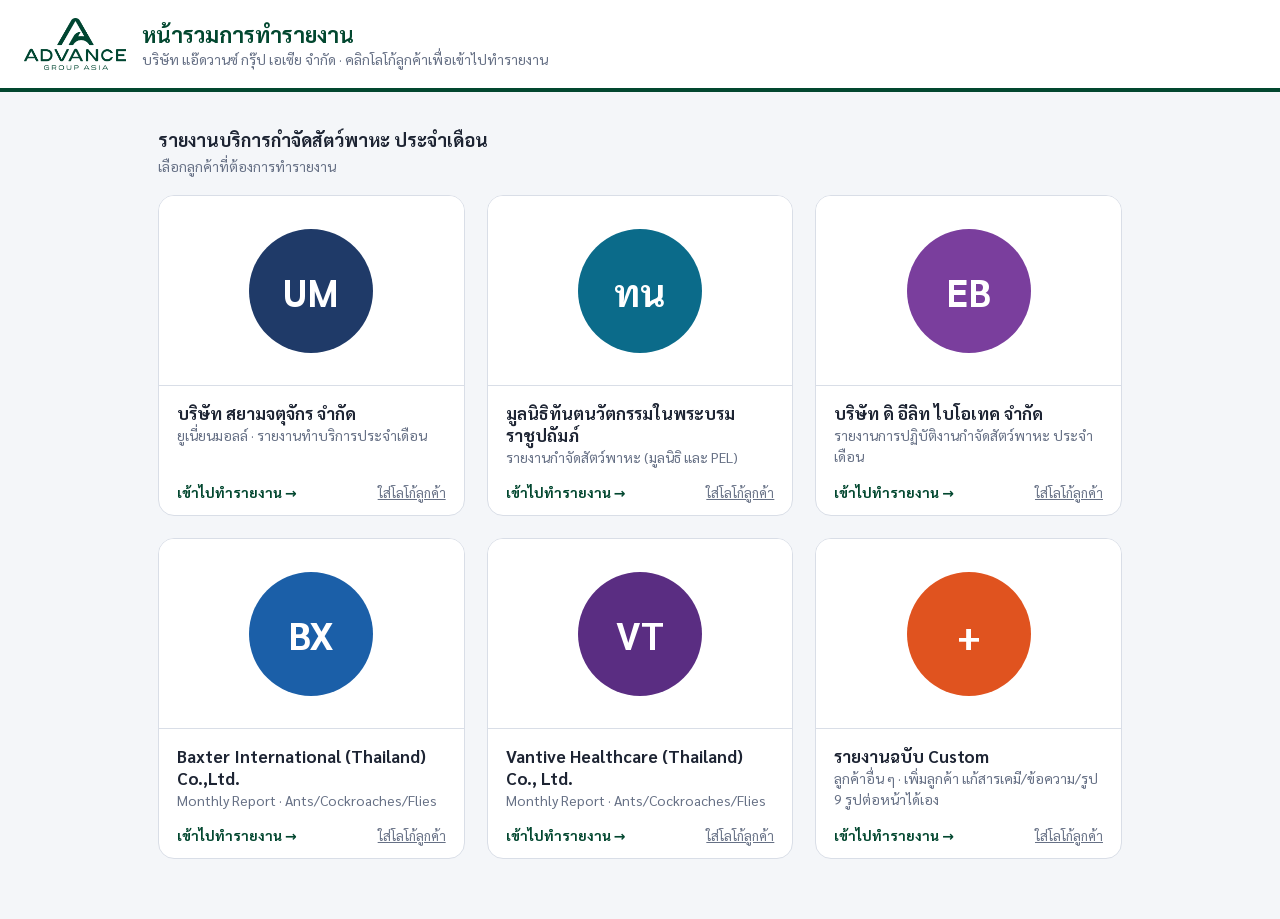
<file: index.html>
<!DOCTYPE html>
<html lang="th">
<head>
<meta charset="utf-8">
<meta name="viewport" content="width=device-width, initial-scale=1">
<title>หน้ารวมการทำรายงาน · Advance Group Asia</title>
<style>
@font-face{font-family:'Sarabun';font-weight:400;src:url(fonts/sarabun-thai-400-normal.woff2) format('woff2');unicode-range:U+0E01-0E5B,U+200C-200D,U+25CC;}
@font-face{font-family:'Sarabun';font-weight:700;src:url(fonts/sarabun-thai-700-normal.woff2) format('woff2');unicode-range:U+0E01-0E5B,U+200C-200D,U+25CC;}
@font-face{font-family:'Sarabun';font-weight:400;src:url(fonts/sarabun-latin-400-normal.woff2) format('woff2');unicode-range:U+0000-00FF,U+2000-206F;}
@font-face{font-family:'Sarabun';font-weight:700;src:url(fonts/sarabun-latin-700-normal.woff2) format('woff2');unicode-range:U+0000-00FF,U+2000-206F;}
:root{--ink:#1d2433;--mut:#667085;--line:#d9dee7;--green:#02472f;--acc:#e0531f}
*{box-sizing:border-box}
body{margin:0;font-family:'Sarabun',system-ui,sans-serif;color:var(--ink);background:#f4f6f9}
header{background:#fff;border-bottom:4px solid var(--green);padding:18px 24px;display:flex;align-items:center;gap:16px}
header img{height:52px}
header h1{margin:0;font-size:22px;color:var(--green)}
header p{margin:2px 0 0;color:var(--mut);font-size:14px}
main{max-width:1000px;margin:0 auto;padding:36px 18px 60px}
h2{font-size:18px;margin:0 0 6px}
.hint{color:var(--mut);font-size:14px}
.grid{display:grid;grid-template-columns:repeat(auto-fill,minmax(280px,1fr));gap:22px;margin-top:20px}
.tile{background:#fff;border:1.5px solid var(--line);border-radius:16px;overflow:hidden;display:flex;flex-direction:column;transition:transform .12s,box-shadow .12s,border-color .12s}
.tile:hover{transform:translateY(-3px);box-shadow:0 10px 24px rgba(2,71,47,.13);border-color:#9bc7b0}
.tile a.go{display:flex;flex-direction:column;text-decoration:none;color:inherit;flex:1}
.logo{height:190px;display:flex;align-items:center;justify-content:center;background:#fff;border-bottom:1px solid var(--line);padding:22px}
.logo img{max-width:100%;max-height:100%;object-fit:contain}
.ph{width:124px;height:124px;border-radius:50%;display:flex;align-items:center;justify-content:center;font-weight:700;font-size:38px;color:#fff}
.body{padding:16px 18px}
.body b{font-size:17px;display:block}
.body span{font-size:14px;color:var(--mut)}
.foot{display:flex;justify-content:space-between;align-items:center;padding:0 18px 14px}
.open{color:var(--green);font-weight:700;font-size:14px}
.chg{background:none;border:0;color:var(--mut);font:inherit;font-size:13px;text-decoration:underline;cursor:pointer;padding:0}
.toast{position:fixed;bottom:18px;left:50%;transform:translateX(-50%);background:#1d2433;color:#fff;padding:9px 16px;border-radius:8px;font-size:14px;opacity:0;transition:opacity .2s}
.toast.on{opacity:1}
</style>
</head>
<body>
<header>
<img src="img/logo.png" alt="Advance Group Asia">
<div><h1>หน้ารวมการทำรายงาน</h1><p>บริษัท แอ๊ดวานซ์ กรุ๊ป เอเซีย จำกัด · คลิกโลโก้ลูกค้าเพื่อเข้าไปทำรายงาน</p></div>
</header>
<main>
<h2>รายงานบริการกำจัดสัตว์พาหะ ประจำเดือน</h2>
<div class="hint">เลือกลูกค้าที่ต้องการทำรายงาน</div>
<div class="grid" id="grid"></div>
</main>
<input type="file" id="logoIn" accept="image/*" hidden>
<div class="toast" id="toast"></div>
<script>
"use strict";
const SB='https://zhdigumxkjfvrkkmqqpk.supabase.co';
const ANON='eyJhbGciOiJIUzI1NiIsInR5cCI6IkpXVCJ9.eyJpc3MiOiJzdXBhYmFzZSIsInJlZiI6InpoZGlndW14a2pmdnJra21xcXBrIiwicm9sZSI6ImFub24iLCJpYXQiOjE3ODIyMjI2NjcsImV4cCI6MjA5Nzc5ODY2N30.NJpFFXX_KYGgICo3WNaevMxjXc0EB9X7rOzOhWXiIK0';
/* ลูกค้าในหน้ารวม — เพิ่มลูกค้าใหม่ได้โดยเพิ่มรายการในนี้ */
const CLIENTS=[
{id:'siam', name:'บริษัท สยามจตุจักร จำกัด', sub:'ยูเนี่ยนมอลล์ · รายงานทำบริการประจำเดือน', href:'https://aga-lad-report.netlify.app/siam.html', initials:'UM', color:'#1f3a68'},
{id:'dental',name:'มูลนิธิทันตนวัตกรรมในพระบรมราชูปถัมภ์', sub:'รายงานกำจัดสัตว์พาหะ (มูลนิธิ และ PEL)', href:'https://warayuthsema-alt.github.io/aga-pest-report/advance.html', initials:'ทน', color:'#0b6b8a'},
{id:'elite', name:'บริษัท ดิ อีลิท ไบโอเทค จำกัด', sub:'รายงานการปฏิบัติงานกำจัดสัตว์พาหะ ประจำเดือน', href:'elite.html', initials:'EB', color:'#7a3e9d'},
{id:'baxter', name:'Baxter International (Thailand) Co.,Ltd.', sub:'Monthly Report · Ants/Cockroaches/Flies', href:'baxter.html', initials:'BX', color:'#1b5fa8'},
{id:'vantive', name:'Vantive Healthcare (Thailand) Co., Ltd.', sub:'Monthly Report · Ants/Cockroaches/Flies', href:'vantive.html', initials:'VT', color:'#5a2d82'},
{id:'custom', name:'รายงานฉบับ Custom', sub:'ลูกค้าอื่น ๆ · เพิ่มลูกค้า แก้สารเคมี/ข้อความ/รูป 9 รูปต่อหน้าได้เอง', href:'custom.html', initials:'+', color:'#e0531f'}
];
const $=s=>document.querySelector(s);
const esc=s=>String(s??'').replace(/[&<>"]/g,c=>({'&':'&amp;','<':'&lt;','>':'&gt;','"':'&quot;'}[c]));
function toast(t){const e=$('#toast');e.textContent=t;e.classList.add('on');clearTimeout(e._t);e._t=setTimeout(()=>e.classList.remove('on'),2400)}
async function rpc(fn,args){const r=await fetch(SB+'/rest/v1/rpc/'+fn,{method:'POST',headers:{apikey:ANON,Authorization:'Bearer '+ANON,'Content-Type':'application/json'},body:JSON.stringify(args||{})});const t=await r.text();if(!r.ok)throw new Error(t);return t?JSON.parse(t):null}
let cfg={};
/* ลิงก์หัวหน้างาน: เปิดหน้ารวมด้วย ?k=<รหัสหัวหน้างานมูลนิธิ> ครั้งเดียว ระบบจำไว้ในเบราว์เซอร์ แล้วการ์ดมูลนิธิจะเปิดได้เลย (รหัสไม่ได้เก็บในโค้ดนี้) */
const HK=(()=>{let k=new URLSearchParams(location.search).get('k');try{if(k)localStorage.setItem('hub_dental_k',k);else k=localStorage.getItem('hub_dental_k')}catch(e){}return k||''})();
if(HK&&location.search)history.replaceState(null,'',location.pathname);
const hrefOf=c=>c.id==='dental'&&HK?c.href+'?k='+encodeURIComponent(HK):c.href;
function render(){
const logos=cfg.hubLogos||{};
$('#grid').innerHTML=CLIENTS.map(c=>`<div class="tile">
<a class="go" href="${esc(hrefOf(c))}"${c.href.startsWith('http')?' target="_blank" rel="noopener"':''}>
<div class="logo">${logos[c.id]?`<img src="${esc(logos[c.id])}" alt="${esc(c.name)}">`:`<div class="ph" style="background:${c.color}">${esc(c.initials)}</div>`}</div>
<div class="body"><b>${esc(c.name)}</b><span>${esc(c.sub)}</span></div>
</a>
<div class="foot"><span class="open">เข้าไปทำรายงาน →</span><button class="chg" data-id="${c.id}">${logos[c.id]?'เปลี่ยนโลโก้':'ใส่โลโก้ลูกค้า'}</button></div>
</div>`).join('');
document.querySelectorAll('.chg').forEach(b=>b.onclick=()=>pickLogo(b.dataset.id));
}
async function shrink(file,max=480){
const bmp=await createImageBitmap(file);const s=Math.min(1,max/Math.max(bmp.width,bmp.height));
const c=document.createElement('canvas');c.width=Math.round(bmp.width*s);c.height=Math.round(bmp.height*s);
c.getContext('2d').drawImage(bmp,0,0,c.width,c.height);return c.toDataURL('image/png');
}
function pickLogo(id){
const fi=$('#logoIn');fi.value='';
fi.onchange=async()=>{const f=fi.files[0];if(!f)return;
try{const url=await shrink(f);
const cur=(await rpc('siam_bootstrap')).config||{}; // อ่านค่าล่าสุดก่อน แล้วรวมเฉพาะโลโก้
cur.hubLogos=Object.assign({},cur.hubLogos||{},{[id]:url});
await rpc('siam_save_config',{p_config:cur});cfg=cur;render();toast('บันทึกโลโก้แล้ว')}
catch(e){toast('บันทึกโลโก้ไม่สำเร็จ')}};
fi.click();
}
render();
rpc('siam_bootstrap').then(b=>{cfg=(b&&b.config)||{};render()}).catch(()=>{});
</script>
</body>
</html>
</file>
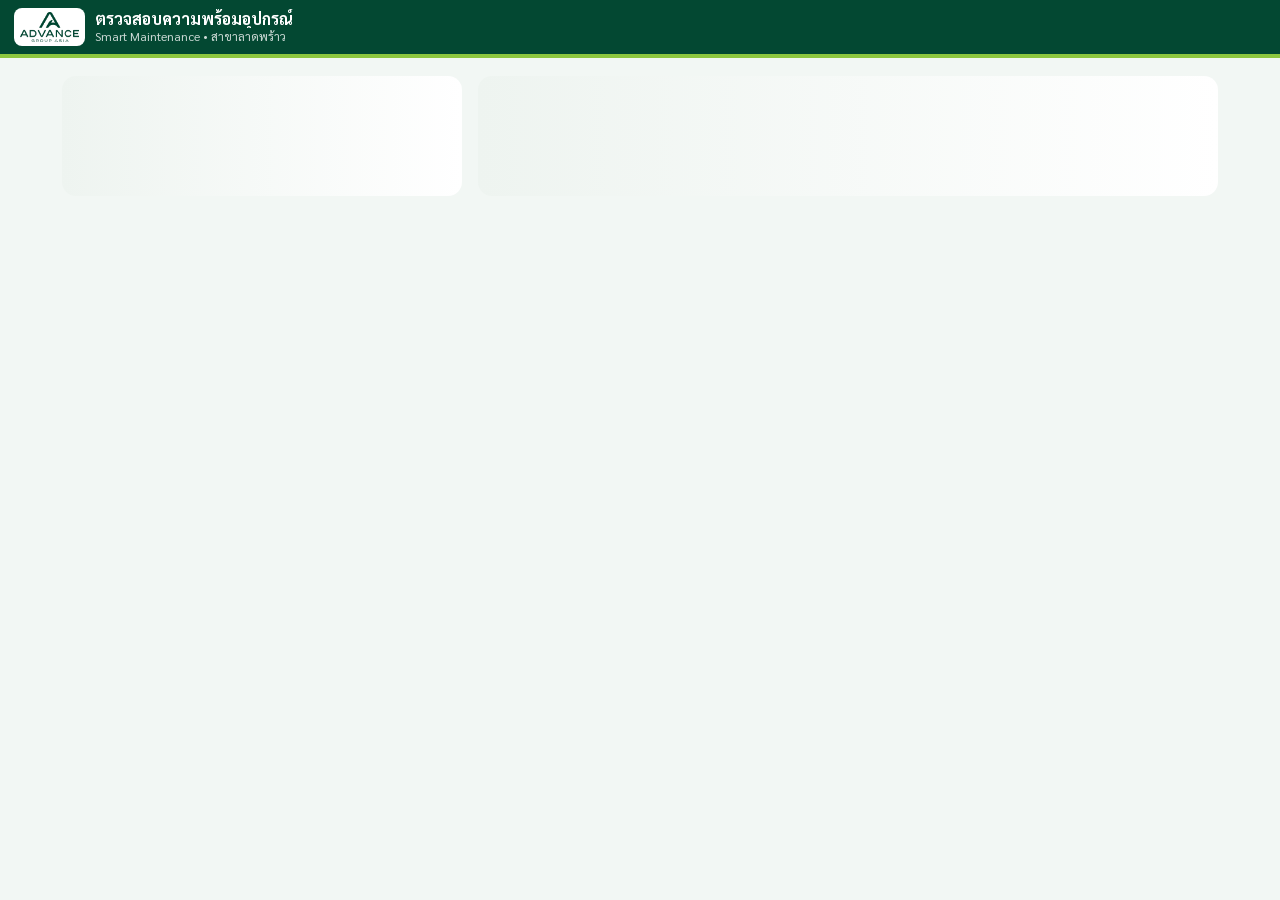
<file: sm/index.html>
<!DOCTYPE html>
<html lang="th">
<head>
<meta charset="utf-8">
<meta name="viewport" content="width=device-width, initial-scale=1, viewport-fit=cover">
<meta name="theme-color" content="#034832" media="(prefers-color-scheme: light)">
<meta name="theme-color" content="#022a1e" media="(prefers-color-scheme: dark)">
<meta name="color-scheme" content="light dark">
<meta name="apple-mobile-web-app-capable" content="yes">
<meta name="mobile-web-app-capable" content="yes">
<meta name="apple-mobile-web-app-title" content="ตรวจอุปกรณ์">
<meta name="format-detection" content="telephone=no">
<title>ตรวจสอบความพร้อมอุปกรณ์ • Smart Maintenance</title>
<link rel="manifest" href="manifest.webmanifest">
<link rel="icon" href="icon-192.png">
<link rel="apple-touch-icon" href="icon-180.png">
<style>
@font-face{font-family:Sarabun;src:url(../fonts/sarabun-thai-400-normal.woff2) format("woff2");font-weight:400;unicode-range:U+0E00-0E7F;font-display:swap}
@font-face{font-family:Sarabun;src:url(../fonts/sarabun-thai-700-normal.woff2) format("woff2");font-weight:700;unicode-range:U+0E00-0E7F;font-display:swap}
@font-face{font-family:Sarabun;src:url(../fonts/sarabun-latin-400-normal.woff2) format("woff2");font-weight:400;font-display:swap}
@font-face{font-family:Sarabun;src:url(../fonts/sarabun-latin-700-normal.woff2) format("woff2");font-weight:700;font-display:swap}

/* ---------- Tokens ---------- */
:root{
  --g:#034832;--g2:#0a6e4b;--lime:#8dc63f;
  --bg:#f2f7f4;--card:#fff;--ink:#0f172a;--mut:#5b6b7c;--line:#d7e6dd;--soft:#eef4f0;--field:#fff;--fieldline:#c4d3cb;
  --ok:#15803d;--okbg:#dcfce7;--ng:#b91c1c;--ngbg:#fee2e2;--warn:#b45309;--warnbg:#fef3c7;--na:#334155;--nabg:#e2e8f0;
  --r:14px;--tap:48px;--shadow:0 1px 2px rgba(0,0,0,.05),0 4px 14px rgba(3,72,50,.05);
  --safe-b:env(safe-area-inset-bottom,0px);--barh:76px;
}
@media (prefers-color-scheme:dark){
  :root{--bg:#0b1511;--card:#13201a;--ink:#e6efe9;--mut:#93a59b;--line:#24362d;--soft:#182a21;--field:#0f1b16;--fieldline:#2f4a3c;
    --g2:#4fc08d;--ok:#4ade80;--okbg:#123222;--ng:#f87171;--ngbg:#3a1717;--warn:#fbbf24;--warnbg:#3a2c0d;--na:#cbd5e1;--nabg:#253241;
    --shadow:none}
}
*{box-sizing:border-box}
html{-webkit-text-size-adjust:100%}
body{margin:0;font-family:Sarabun,'Leelawadee UI',Tahoma,sans-serif;background:var(--bg);color:var(--ink);font-size:16px;line-height:1.45;-webkit-tap-highlight-color:transparent}
a{color:var(--g2)}
button{font:inherit;color:inherit;cursor:pointer}
:focus-visible{outline:3px solid var(--lime);outline-offset:2px}
@media (prefers-reduced-motion:reduce){*{animation:none!important;transition:none!important}}

/* ---------- Header ---------- */
header{background:var(--g);color:#fff;padding:calc(8px + env(safe-area-inset-top,0px)) max(14px,env(safe-area-inset-right)) 8px max(14px,env(safe-area-inset-left));display:flex;align-items:center;gap:10px;border-bottom:4px solid var(--lime);position:sticky;top:0;z-index:6}
header .lg{background:#fff;border-radius:8px;padding:3px 6px;height:38px;display:flex;align-items:center;flex:none}
header .lg img{height:30px;display:block}
header .ttl{min-width:0;flex:1}
header h1{font-size:16px;margin:0;line-height:1.2;white-space:nowrap;overflow:hidden;text-overflow:ellipsis}
header small{opacity:.8;font-size:12px;display:block;white-space:nowrap;overflow:hidden;text-overflow:ellipsis}
.hbtn{flex:none;min-width:var(--tap);height:40px;border-radius:10px;border:1px solid rgba(255,255,255,.35);background:rgba(255,255,255,.1);color:#fff;padding:0 12px;font-weight:700;font-size:14px;display:flex;align-items:center;gap:6px;text-decoration:none}
.hbtn[hidden]{display:none}

/* ---------- Layout ---------- */
main{max-width:640px;margin:0 auto;padding:12px max(12px,env(safe-area-inset-left)) calc(var(--barh) + 24px + var(--safe-b)) max(12px,env(safe-area-inset-right))}
.lay>*+*{margin-top:12px}
.card{background:var(--card);border:1px solid var(--line);border-radius:var(--r);padding:14px;box-shadow:var(--shadow)}
.card+.card{margin-top:12px}
h2{font-size:15px;color:var(--g2);margin:0 0 8px;display:flex;justify-content:space-between;align-items:center;gap:8px}

/* ---------- Status ---------- */
.badge{display:flex;align-items:center;gap:12px;border-radius:12px;padding:14px;font-weight:700;font-size:20px;line-height:1.25}
.badge .ic{font-size:34px;line-height:1}
.badge small{display:block;font-weight:400;font-size:13px;opacity:.9;margin-top:2px}
.ok{background:var(--okbg);color:var(--ok)} .ng{background:var(--ngbg);color:var(--ng)} .wa{background:var(--warnbg);color:var(--warn)} .na{background:var(--nabg);color:var(--na)}
.t{font-size:20px;font-weight:700;margin:2px 0;line-height:1.25}
.code{font-family:ui-monospace,Consolas,monospace;font-size:14px;color:var(--g2);font-weight:700;letter-spacing:.2px}
.kv{display:grid;grid-template-columns:auto 1fr;gap:7px 14px;font-size:14.5px;margin-top:12px}
.kv dt{color:var(--mut)} .kv dd{margin:0;min-width:0;overflow-wrap:anywhere}
.chips{display:flex;flex-wrap:wrap;gap:6px;margin-top:10px}
.chip{display:inline-flex;align-items:center;gap:4px;font-size:13px;border-radius:999px;padding:4px 10px;background:var(--soft);color:var(--ink);border:1px solid var(--line)}
.chip.ng{background:var(--ngbg);color:var(--ng);border-color:transparent} .chip.ok{background:var(--okbg);color:var(--ok);border-color:transparent} .chip.wa{background:var(--warnbg);color:var(--warn);border-color:transparent}
.it{display:flex;gap:8px;align-items:flex-start;padding:9px 0;border-top:1px solid var(--soft);font-size:14.5px}
.it:first-of-type{border-top:none}
.it .n{color:var(--mut);min-width:22px}
.it .x{flex:1;min-width:0}
.it .x small{display:block;color:var(--mut);font-size:12.5px}
.pill{font-size:12.5px;font-weight:700;border-radius:999px;padding:2px 9px;white-space:nowrap}
.rd{font-size:14px;padding:9px 0;border-top:1px solid var(--soft)} .rd:first-of-type{border-top:none}
.rd b{color:var(--g2)}
.pend{background:var(--warnbg);color:var(--warn);border-radius:10px;padding:10px 12px;font-size:14px;margin-top:12px}
.mut{color:var(--mut);font-size:13px}
.center{text-align:center}
.err{background:var(--ngbg);color:var(--ng);padding:12px;border-radius:10px}
details.more summary{cursor:pointer;color:var(--g2);font-weight:700;font-size:14px;padding:10px 0 2px;list-style:none;min-height:var(--tap);display:flex;align-items:center}
details.more summary::-webkit-details-marker{display:none}
details.more[open] summary{display:none}

/* ---------- Buttons / bar ---------- */
.btn{display:flex;align-items:center;justify-content:center;gap:8px;width:100%;min-height:52px;border:none;border-radius:12px;padding:12px 14px;font-weight:700;font-size:17px;text-decoration:none}
.btn.p{background:var(--g);color:#fff} .btn.s{background:var(--card);color:var(--g2);border:2px solid currentColor}
@media (prefers-color-scheme:dark){.btn.p{background:#0d7a52}}
.btn:disabled{opacity:.55}
.btn:active{transform:translateY(1px)}
.bar{position:fixed;left:0;right:0;bottom:0;background:color-mix(in srgb,var(--card) 94%,transparent);backdrop-filter:blur(8px);-webkit-backdrop-filter:blur(8px);border-top:1px solid var(--line);padding:10px max(12px,env(safe-area-inset-right)) calc(10px + var(--safe-b)) max(12px,env(safe-area-inset-left));z-index:5}
.bar .in{max-width:640px;margin:0 auto}
.row{display:flex;gap:8px}
.prog{display:flex;align-items:center;gap:10px;font-size:13.5px;color:var(--mut);margin-bottom:8px}
.prog .tr{flex:1;height:6px;border-radius:99px;background:var(--soft);overflow:hidden}
.prog .tr i{display:block;height:100%;background:var(--ok);width:0;transition:width .2s}
.prog b{color:var(--ink)}

/* ---------- Form ---------- */
.items{display:grid;gap:0}
.q{padding:12px 0;border-top:1px solid var(--soft);scroll-margin-top:80px}
.q:first-child{border-top:none}
.q b{font-size:15.5px} .q small{display:block;color:var(--mut);font-size:13px}
.q.miss{background:linear-gradient(90deg,var(--warnbg),transparent);border-radius:8px;padding-left:8px;margin-left:-8px}
.seg{display:flex;gap:8px;margin-top:8px}
.seg button{flex:1;min-height:var(--tap);border:2px solid var(--line);background:var(--field);border-radius:10px;padding:8px 4px;font-weight:700;font-size:16px;color:var(--mut)}
.seg button[aria-pressed=true].g{background:var(--okbg);border-color:var(--ok);color:var(--ok)}
.seg button[aria-pressed=true].r{background:var(--ngbg);border-color:var(--ng);color:var(--ng)}
.qcam{display:none;margin-top:8px;font-size:13.5px;color:var(--ng);font-weight:700;background:none;border:1px dashed var(--ng);border-radius:10px;padding:8px 10px;min-height:40px}
.q.bad .qcam{display:inline-flex;align-items:center;gap:6px}
.allok{border:none;background:var(--okbg);color:var(--ok);font-weight:700;font-size:14px;border-radius:999px;padding:0 14px;min-height:40px}
label.f{display:block;font-size:14px;color:var(--mut);margin:10px 0 4px}
input,select,textarea{width:100%;font:inherit;font-size:16px;padding:12px;border:1px solid var(--fieldline);border-radius:10px;background:var(--field);color:var(--ink);min-height:var(--tap)}
textarea{resize:vertical}
.ph{display:grid;grid-template-columns:repeat(3,1fr);gap:8px;margin-top:10px}
.ph>div{position:relative;aspect-ratio:1;border-radius:10px;overflow:hidden;background:var(--nabg)}
.ph img{width:100%;height:100%;object-fit:cover;display:block}
.ph .rm{position:absolute;top:4px;right:4px;width:32px;height:32px;border-radius:50%;border:none;background:rgba(0,0,0,.62);color:#fff;font-size:16px;line-height:32px;padding:0}
.ph .add{display:flex;flex-direction:column;align-items:center;justify-content:center;border:2px dashed var(--g2);background:var(--soft);color:var(--g2);font-weight:700;font-size:13px;width:100%;height:100%;border-radius:10px}
.ph .add{gap:4px}.ph .add span{font-size:28px;line-height:1.2}
.ph2{display:flex;gap:6px;flex-wrap:wrap;margin-top:6px}
.ph2 a{width:64px;height:64px;border-radius:8px;overflow:hidden;display:block;background:var(--nabg)}
.ph2 img{width:100%;height:100%;object-fit:cover}
.draft{font-size:13px;color:var(--mut);display:flex;justify-content:space-between;align-items:center;gap:8px}
.draft button{border:none;background:none;color:var(--g2);font-weight:700;min-height:40px}
#zoom{position:fixed;inset:0;background:rgba(0,0,0,.88);display:flex;align-items:center;justify-content:center;z-index:9;flex-direction:column;gap:12px;color:#fff;padding:20px}
#zoom img{max-width:100%;max-height:72vh;border-radius:8px}
#zoom a{color:#bef264;font-weight:700}

/* ---------- List ---------- */
.stats{display:grid;grid-template-columns:repeat(4,1fr);gap:8px;text-align:center}
.stats button{border:2px solid transparent;border-radius:12px;padding:10px 4px;font-weight:700;font-size:22px;line-height:1.1;min-height:64px}
.stats button small{display:block;font-weight:400;font-size:12.5px;margin-top:2px}
.stats button[aria-pressed=true]{border-color:currentColor}
.ls a{display:flex;justify-content:space-between;align-items:center;gap:10px;padding:10px 2px;min-height:56px;border-top:1px solid var(--soft);color:inherit;text-decoration:none}
.ls a:first-child{border-top:none}
.ls a:active{background:var(--soft)}
.dot{width:12px;height:12px;border-radius:50%;flex:none}
.groups{display:grid;gap:12px}
.groups .card{margin:0}
.search{position:relative;margin-top:12px}
.search input{padding-left:40px}
.search span{position:absolute;left:12px;top:50%;transform:translateY(-50%);opacity:.6}
.spin{width:34px;height:34px;border:4px solid var(--line);border-top-color:var(--g2);border-radius:50%;animation:s 1s linear infinite;margin:40px auto}
@keyframes s{to{transform:rotate(360deg)}}
.skel{height:120px;border-radius:var(--r);background:linear-gradient(90deg,var(--soft),var(--card),var(--soft));background-size:200% 100%;animation:sk 1.2s infinite}
@keyframes sk{to{background-position:-200% 0}}
.foot{margin-top:14px}

/* ---------- โทรศัพท์แนวนอน / จอเตี้ย ---------- */
@media (max-height:500px) and (orientation:landscape){
  header{padding-top:4px;padding-bottom:4px} header .lg{height:30px} header .lg img{height:22px} header small{display:none}
  .badge{padding:10px} .badge .ic{font-size:26px}
  :root{--barh:64px}
  .btn{min-height:46px}
}
/* ---------- จอเล็กมาก ---------- */
@media (max-width:359px){
  .kv{grid-template-columns:1fr;gap:0 0} .kv dt{margin-top:6px;font-size:13px}
  .stats{grid-template-columns:repeat(2,1fr)}
  header h1{font-size:15px}
}
/* ---------- แท็บเล็ต ---------- */
@media (min-width:700px){
  main{max-width:860px;padding-top:18px}
  .bar .in{max-width:860px}
  .items{grid-template-columns:1fr 1fr;column-gap:20px}
  .items .q:nth-child(2){border-top:none}
  .ph{grid-template-columns:repeat(6,1fr)}
  .groups{grid-template-columns:1fr 1fr;align-items:start}
  .t{font-size:22px}
}
/* ---------- คอมพิวเตอร์ / แท็บเล็ตแนวนอน: 2 คอลัมน์ ---------- */
@media (min-width:1024px){
  main{max-width:1180px;padding-bottom:32px}
  .lay{display:grid;grid-template-columns:400px minmax(0,1fr);gap:16px;align-items:start;grid-auto-flow:row dense}
  .lay>*+*{margin-top:0}
  .lay>.side{grid-column:1;position:sticky;top:76px}
  .lay>.main{grid-column:2;grid-row:1 / span 50}
  .lay>.main>.card+.card,.lay>.side>.card+.card{margin-top:16px}
  .bar{position:static;background:none;backdrop-filter:none;border:none;padding:0;margin-top:12px}
  .bar .in{max-width:none}
  .side .bar{display:block}
  .ph{grid-template-columns:repeat(3,1fr)}
  .groups{grid-template-columns:repeat(3,1fr)}
  .stats{max-width:560px}
  .lsHead{display:flex;gap:16px;align-items:center}
  .lsHead .search{flex:1;margin-top:0}
}
@media (hover:hover){
  .ls a:hover{background:var(--soft)}
  .btn.p:hover{filter:brightness(1.08)}
  .seg button:hover{border-color:var(--fieldline)}
}
@media print{header,.bar,.hbtn{display:none}main{max-width:none;padding:0}.card{break-inside:avoid;box-shadow:none}}
</style>
</head>
<body>
<header>
  <a class="hbtn" id="back" href="./" hidden aria-label="กลับไปรายการอุปกรณ์">‹ รายการ</a>
  <div class="lg"><img src="../img/logo.png" alt="Advance Group Asia"></div>
  <div class="ttl"><h1 id="htitle">ตรวจสอบความพร้อมอุปกรณ์</h1><small>Smart Maintenance • สาขาลาดพร้าว</small></div>
</header>
<main id="app" aria-live="polite"><div class="lay"><div class="skel"></div><div class="skel"></div></div></main>
<div class="bar" id="bar" hidden><div class="in" id="barIn"></div></div>
<script>
"use strict";
const SB = "https://zhdigumxkjfvrkkmqqpk.supabase.co/rest/v1/";
const KEY = "sb_publishable_MTkVxwcz5UOVcnXJ4i1WBQ_QllM4MuY";
const H = { apikey: KEY, Authorization: "Bearer " + KEY };
const $ = s => document.querySelector(s);
const $$ = s => [...document.querySelectorAll(s)];
const esc = s => String(s ?? "").replace(/[&<>"']/g, c => ({ "&": "&amp;", "<": "&lt;", ">": "&gt;", '"': "&quot;", "'": "&#39;" }[c]));
const TM = ["", "ม.ค.", "ก.พ.", "มี.ค.", "เม.ย.", "พ.ค.", "มิ.ย.", "ก.ค.", "ส.ค.", "ก.ย.", "ต.ค.", "พ.ย.", "ธ.ค."];
const thd = s => { if (!s) return "-"; const [y, m, d] = s.slice(0, 10).split("-").map(Number); return d + " " + TM[m] + " " + (y + 543 - 2500); };
const ageText = iso => {
  const [y, m, d] = iso.slice(0, 10).split("-").map(Number), t = new Date(Date.now() + 7 * 3600e3);
  let mo = (t.getUTCFullYear() - y) * 12 + (t.getUTCMonth() + 1 - m); if (t.getUTCDate() < d) mo--;
  if (mo <= 0) return "ไม่ถึง 1 เดือน";
  const yy = Math.floor(mo / 12), mm = mo % 12;
  return (yy ? yy + " ปี" : "") + (yy && mm ? " " : "") + (mm ? mm + " เดือน" : "");
};
const todayISO = () => new Date(Date.now() + 7 * 3600e3).toISOString().slice(0, 10);
const daysTo = iso => Math.round((Date.parse(iso.slice(0, 10)) - Date.parse(todayISO())) / 864e5);
const dueText = iso => { if (!iso) return ""; const n = daysTo(iso); return n > 0 ? "อีก " + n + " วัน" : n === 0 ? "ครบกำหนดวันนี้" : "เกินกำหนด " + (-n) + " วัน"; };
const buzz = () => { try { navigator.vibrate && navigator.vibrate(12); } catch (e) {} };
const wide = matchMedia("(min-width:1024px)");
const ST = {
  ready: ["ok", "✅", "พร้อมใช้งาน"], broken: ["ng", "⛔", "ชำรุด / ไม่พร้อมใช้งาน"],
  overdue: ["wa", "⏰", "เกินกำหนดตรวจ"], nodata: ["na", "❔", "ยังไม่มีผลตรวจ"]
};
async function get(path) {
  const r = await fetch(SB + path, { headers: H });
  if (!r.ok) throw new Error("โหลดข้อมูลไม่สำเร็จ (" + r.status + ")");
  return r.json();
}
const qs = new URLSearchParams(location.search);
const assetKey = qs.get("a");
let asset, tpl, people = [], pending = [], GAS = "";
const PHOTO_KEY = "sm-photo-2569", MAX_PH = 6, MIN_PH = 1;

// แถบปุ่มล่าง: มือถือ/แท็บเล็ต = ติดขอบล่าง (นิ้วโป้งเอื้อมถึง), คอมพิวเตอร์ = อยู่ในคอลัมน์ซ้าย
function placeBar() {
  const bar = $("#bar"), slot = $("#barSlot");
  if (wide.matches && slot) { if (bar.parentNode !== slot) slot.appendChild(bar); }
  else if (bar.parentNode !== document.body) document.body.appendChild(bar);
}
wide.addEventListener ? wide.addEventListener("change", placeBar) : wide.addListener(placeBar);
// เปลี่ยนเนื้อหา: ย้ายแถบปุ่มกลับมาที่ body ก่อน เพื่อไม่ให้ถูกลบไปพร้อมเนื้อหาเดิม
const APP = { set html(v) { const bar = $("#bar"); if (bar.parentNode !== document.body) document.body.appendChild(bar); $("#app").innerHTML = v; } };
function setBar(html) {
  $("#barIn").innerHTML = html; $("#bar").hidden = !html; placeBar();
  // เว้นที่ด้านล่างให้พอดีกับความสูงแถบปุ่ม (ไม่ให้บังเนื้อหา)
  requestAnimationFrame(() => { $("#app").style.paddingBottom = !wide.matches && html ? ($("#bar").offsetHeight + 20) + "px" : ""; });
}
addEventListener("resize", () => { if (!$("#bar").hidden) $("#app").style.paddingBottom = !wide.matches ? ($("#bar").offsetHeight + 20) + "px" : ""; });

async function main() {
  try {
    if (!assetKey) return listView();
    $("#back").hidden = false;
    const [a, p] = await Promise.all([
      get("sm_assets?asset_key=eq." + encodeURIComponent(assetKey) + "&select=*"),
      get("sm_people?select=name,role&order=name"),
      get("sm_config?k=eq.public_gas_url&select=v").then(r => { GAS = (r[0] && r[0].v) || ""; }).catch(() => {})
    ]);
    if (!a.length) { APP.html = `<div class="card err">ไม่พบอุปกรณ์รหัส <b>${esc(assetKey)}</b><br><small>ให้แอดมินกด "ซิงก์ออนไลน์" ในโปรแกรม Smart Maintenance แล้วสแกนใหม่</small></div><p class="center"><a href="./">ดูรายการอุปกรณ์ทั้งหมด</a></p>`; return; }
    asset = a[0]; people = p;
    const [t, pd] = await Promise.all([
      get("sm_templates?template_id=eq." + encodeURIComponent(asset.template_id) + "&select=*"),
      get("sm_submissions?asset_key=eq." + encodeURIComponent(assetKey) + "&select=id,insp_date,inspector,results,photos,created_at&order=created_at.desc")
    ]);
    tpl = t[0] || { title: asset.category, items: [], mode: "normal" }; pending = pd;
    const dr = draftGet();
    if (qs.get("f") === "1" || (dr && Date.now() - (dr.ts || 0) < 30 * 60e3)) formView(); else statusView();
  } catch (e) { APP.html = `<div class="card err">${esc(e.message)}<br><small>ตรวจสอบอินเทอร์เน็ตแล้วลองใหม่</small><p><button class="btn s" onclick="location.reload()">ลองใหม่</button></p></div>`; }
}

function lab(v) {
  const have = tpl && tpl.mode === "have";
  if (v === "normal") return `<span class="pill ok">${have ? "มี" : "ปกติ"}</span>`;
  if (v === "abnormal") return `<span class="pill ng">${have ? "ไม่มี" : "ไม่ปกติ"}</span>`;
  return `<span class="pill na">-</span>`;
}

function phStrip(ph) {
  if (!ph || !ph.length) return "";
  return `<div class="ph2">${ph.map(p => `<a href="#" data-t="${esc(p.t)}" data-u="${esc(p.u || "")}" aria-label="ดูรูปตรวจเช็ค"><img src="${esc(p.t)}" alt="" loading="lazy"></a>`).join("")}</div>`;
}
function bindZoom() {
  $$(".ph2 a").forEach(a => a.onclick = ev => {
    ev.preventDefault();
    const z = document.createElement("div"); z.id = "zoom"; z.setAttribute("role", "dialog");
    z.innerHTML = `<img src="${esc(a.dataset.t)}" alt="รูปตรวจเช็ค"><div>${a.dataset.u ? `<a href="${esc(a.dataset.u)}" target="_blank" rel="noopener">เปิดภาพต้นฉบับ (Google Drive)</a>` : "ภาพย่อสำหรับแสดงผล"}</div><div style="color:#ccc;font-size:13px">แตะเพื่อปิด</div>`;
    z.onclick = e => { if (e.target.tagName !== "A") z.remove(); };
    document.body.appendChild(z);
  });
}

// ---------- รูปถ่าย: ย่อเป็นภาพเล็กสุดสำหรับ Supabase, ต้นฉบับส่ง Google Drive ----------
function loadImg(file) {
  return new Promise((ok, no) => { const u = URL.createObjectURL(file); const i = new Image(); i.onload = () => ok(i); i.onerror = () => no(new Error("เปิดรูปไม่ได้")); i.src = u; });
}
function draw(img, max) {
  const r = Math.min(1, max / Math.max(img.naturalWidth, img.naturalHeight));
  const c = document.createElement("canvas"); c.width = Math.max(1, Math.round(img.naturalWidth * r)); c.height = Math.max(1, Math.round(img.naturalHeight * r));
  c.getContext("2d").drawImage(img, 0, 0, c.width, c.height); return c;
}
async function makeThumb(file) {
  const img = await loadImg(file);
  const c = draw(img, 200);
  let d = c.toDataURL("image/webp", 0.4);
  if (!d.startsWith("data:image/webp")) d = c.toDataURL("image/jpeg", 0.45);
  return { img, thumb: d };
}
const toB64 = blob => new Promise((ok, no) => { const r = new FileReader(); r.onload = () => ok(String(r.result).split(",")[1]); r.onerror = () => no(r.error); r.readAsDataURL(blob); });
async function original(p) {
  // เก็บไฟล์ต้นฉบับ; ถ้าใหญ่เกิน 12 MB หรือเป็นชนิดที่เบราว์เซอร์อ่านไม่ได้ จึงแปลงเป็น JPEG คุณภาพสูง
  const f = p.file, type = f.type || "image/jpeg";
  if (f.size <= 12 * 1024 * 1024 && /^image\/(jpeg|png|webp|heic|heif)$/.test(type)) return { mime: type, data: await toB64(f) };
  const c = draw(p.img, 4000);
  const b = await new Promise(ok => c.toBlob(ok, "image/jpeg", 0.92));
  return { mime: "image/jpeg", data: await toB64(b) };
}
async function uploadOriginal(p, n, insp) {
  const o = await original(p);
  const r = await fetch(GAS, { method: "POST", body: JSON.stringify({ key: PHOTO_KEY, date: todayISO(), code: asset.asset_code, name: asset.name, inspector: insp, n, mime: o.mime, data: o.data }) });
  const j = await r.json();
  if (!j.ok) throw new Error(j.error || "อัปโหลดไม่สำเร็จ");
  return j;
}

// ---------- ร่างผลตรวจ (กันข้อมูลหายเมื่อเปิดกล้องแล้วหน้าเว็บรีโหลด) ----------
const dKey = () => "sm_draft_" + assetKey + "_" + todayISO();
const draftGet = () => { try { return JSON.parse(localStorage.getItem(dKey()) || "null"); } catch (e) { return null; } };
const draftSet = d => { try { d.ts = Date.now(); localStorage.setItem(dKey(), JSON.stringify(d)); } catch (e) {} };
const draftDel = () => { try { localStorage.removeItem(dKey()); } catch (e) {} };

function statusView() {
  const s = ST[asset.status] || ST.nodata;
  document.title = asset.asset_code + " • " + s[2];
  $("#htitle").textContent = asset.asset_code;
  const res = asset.last_results || {};
  const bad = (tpl.items || []).filter(i => res[i.no] === "abnormal");
  const due = asset.next_due ? daysTo(asset.next_due) : null;
  const chips = [
    asset.location ? `<span class="chip">📍 ${esc(asset.location)}</span>` : "",
    asset.purchase_date ? `<span class="chip">⏳ อายุ ${ageText(asset.purchase_date)}</span>` : "",
    asset.next_due ? `<span class="chip ${due < 0 ? "ng" : due <= 1 ? "wa" : ""}">📅 ตรวจถัดไป ${thd(asset.next_due)} • ${dueText(asset.next_due)}</span>` : ""
  ].join("");
  const head = `<section class="card" aria-label="สถานะอุปกรณ์">
    <div class="badge ${s[0]}"><span class="ic" aria-hidden="true">${s[1]}</span><div>${s[2]}<small>${esc(asset.status_text || "")}</small></div></div>
    <div style="margin-top:12px"><div class="code">${esc(asset.asset_code)}</div><div class="t">${esc(asset.name)}</div><div class="mut">${esc(tpl.title || asset.category || "")} • ${esc(asset.template_id || "")}</div></div>
    <div class="chips">${chips}</div>
    <dl class="kv">
      <dt>ตรวจล่าสุด</dt><dd><b>${thd(asset.last_date)}</b></dd>
      <dt>ผู้ตรวจเช็ค</dt><dd>${esc(asset.last_inspector || "-")}</dd>
      <dt>หัวหน้างาน</dt><dd>${asset.last_sup ? "✔ " + esc(asset.last_sup) : "<span class='mut'>รอลงนาม</span>"}</dd>
      ${asset.last_mgr !== null ? `<dt>ผู้จัดการ</dt><dd>${asset.last_mgr ? "✔ " + esc(asset.last_mgr) : "<span class='mut'>รอลงนาม</span>"}</dd>` : ""}
      <dt>วันที่ซื้อ</dt><dd>${asset.purchase_date ? thd(asset.purchase_date) : "-"}</dd>
      ${asset.holder ? `<dt>ผู้รับผิดชอบ</dt><dd>${esc(asset.holder)}</dd>` : ""}
    </dl>
    ${pending.length ? `<div class="pend">📱 มีผลตรวจจากมือถือ ${pending.length} รายการ (ล่าสุด ${thd(pending[0].insp_date)} โดย ${esc(pending[0].inspector)}) รอแอดมินนำเข้าโปรแกรม${phStrip(pending[0].photos)}</div>` : ""}
  </section>`;
  let side = head;
  if (bad.length) side += `<section class="card"><h2>⚠️ จุดที่พบชำรุด (รอบล่าสุด)</h2>${bad.map(i => `<div class="it"><span class="n">${i.no}.</span><span class="x">${esc(i.name)}<small>${esc(i.criteria || "")}</small></span>${lab("abnormal")}</div>`).join("")}</section>`;
  side += `<div id="barSlot"></div>`;

  const items = tpl.items || [];
  const rowsOf = list => list.map(i => `<div class="it"><span class="n">${i.no}.</span><span class="x">${esc(i.name)}</span>${lab(res[i.no])}</div>`).join("");
  let mainH = `<section class="card"><h2>ผลตรวจรอบล่าสุด <span class="mut">${thd(asset.last_date)}</span></h2>${items.length ? (items.length > 6 && !wide.matches ? rowsOf(items.slice(0, 5)) + `<details class="more"><summary>ดูอีก ${items.length - 5} ข้อ ▾</summary>${rowsOf(items.slice(5))}</details>` : rowsOf(items)) : "<span class='mut'>ยังไม่มีข้อมูล</span>"}</section>`;
  const rc = asset.recent || [];
  if (rc.length) mainH += `<section class="card"><h2>ประวัติตรวจเช็คล่าสุด <span class="mut">${rc.length} รอบ</span></h2>${rc.map(r => `<div class="rd"><b>${thd(r.date)}</b> • <span style="color:var(--${r.ok ? "ok" : "ng"})">${esc(r.status)}</span> <span class="mut">โดย ${esc(r.inspector || "-")}</span>${r.bad ? `<div class="mut">ไม่ปกติ: ${esc(r.bad)}</div>` : ""}${phStrip(r.photos)}</div>`).join("")}</section>`;
  const rp = asset.repairs || [];
  mainH += `<section class="card"><h2>ประวัติส่งซ่อม <span class="mut">${rp.length} ครั้ง</span></h2>${rp.length ? rp.map(r => `<div class="rd"><b>${thd(r.date)}</b> ${r.cost ? "<span class='mut'>• " + Number(r.cost).toLocaleString("th-TH") + " บาท</span>" : ""}<div>${esc(r.detail)}</div></div>`).join("") : "<span class='mut'>ไม่มีประวัติส่งซ่อม</span>"}</section>`;
  mainH += `<p class="mut center foot">ข้อมูลจากโปรแกรม ณ ${new Date(asset.updated_at).toLocaleString("th-TH", { dateStyle: "medium", timeStyle: "short" })} • <a href="./">รายการอุปกรณ์ทั้งหมด</a></p>`;

  APP.html = `<div class="lay"><div class="side">${side}</div><div class="main">${mainH}</div></div>`;
  setBar(`<button class="btn p" id="go">📝 ตรวจเช็คความพร้อมวันนี้</button>`);
  $("#go").onclick = formView;
  bindZoom();
  scrollTo(0, 0);
}

function formView() {
  const have = tpl.mode === "have";
  const OK = have ? "มี" : "ปกติ", NG = have ? "ไม่มี" : "ไม่ปกติ";
  const dr = draftGet() || {};
  const vals = dr.vals || {};
  const items = tpl.items || [];
  document.title = "ตรวจเช็ค • " + asset.asset_code;
  $("#htitle").textContent = "ตรวจเช็ค " + asset.asset_code;
  const last = dr.insp || localStorage.getItem("sm_inspector") || "";
  const idCard = `<section class="card"><div class="code">${esc(asset.asset_code)}</div><div class="t">${esc(asset.name)}</div>
      <div class="mut">${esc(tpl.title)} • วันที่ ${thd(todayISO())}${asset.location ? " • 📍 " + esc(asset.location) : ""}</div>
      ${dr.vals ? `<div class="draft" style="margin-top:8px"><span>↺ กู้คืนร่างที่ทำค้างไว้แล้ว</span><button type="button" id="clr">ล้างร่าง</button></div>` : ""}</section>`;
  const side = `<section class="card"><h2>📷 ถ่ายภาพบันทึก * <span class="mut" id="phn">0/${MAX_PH}</span></h2>
      <div class="mut">อย่างน้อย ${MIN_PH} รูป: สภาพอุปกรณ์ และจุดที่ชำรุด • ต้นฉบับเก็บใน Google Drive</div>
      <div class="ph" id="ph"></div>
      <input type="file" id="cam" accept="image/*" capture="environment" hidden><input type="file" id="gal" accept="image/*" multiple hidden></section>
    <section class="card"><label class="f" for="insp">ผู้ตรวจเช็ค *</label><input id="insp" list="pl" value="${esc(last)}" placeholder="ชื่อ-นามสกุล ผู้ตรวจ" autocomplete="name" enterkeyhint="next">
      <datalist id="pl">${people.map(p => `<option value="${esc(p.name)}">`).join("")}</datalist>
      <label class="f" for="note">หมายเหตุ (ถ้ามี)</label><textarea id="note" rows="2" maxlength="500" placeholder="เช่น อาการที่พบ / ส่งซ่อมแล้ว" enterkeyhint="done">${esc(dr.note || "")}</textarea></section>
    <div id="barSlot"></div>`;
  const main = `<section class="card"><h2>รายการตรวจเช็ค (${items.length} ข้อ) <button type="button" class="allok" id="allok">✔ ${OK}ทุกข้อ</button></h2>
    <div class="items">${items.map(i => `<div class="q" data-no="${esc(i.no)}" id="q${esc(i.no)}"><b>${esc(i.no)}. ${esc(i.name)}</b><small>${esc(i.criteria || "")}</small>
      <div class="seg" role="group" aria-label="${esc(i.name)}"><button type="button" data-v="normal" class="g" aria-pressed="false">${OK}</button><button type="button" data-v="abnormal" class="r" aria-pressed="false">${NG}</button></div>
      <button type="button" class="qcam">📷 ถ่ายรูปจุดนี้</button></div>`).join("")}</div></section>`;
  // มือถือ: รายการตรวจก่อน แล้วรูป/ชื่อผู้ตรวจ (ทำตามลำดับจากบนลงล่าง) • คอม: ข้อมูล/รูปซ้าย รายการขวา
  APP.html = wide.matches
    ? `<div class="lay"><div class="side">${idCard}${side}</div><div class="main">${main}</div></div>`
    : `<div class="lay"><div class="main">${idCard}${main}</div><div class="side">${side}</div></div>`;

  const save = () => draftSet({ vals, insp: $("#insp").value, note: $("#note").value });
  const paint = () => {
    $$(".q").forEach(q => {
      const v = vals[q.dataset.no];
      q.querySelectorAll(".seg button").forEach(b => b.setAttribute("aria-pressed", String(v === b.dataset.v)));
      q.classList.toggle("bad", v === "abnormal");
      if (v) q.classList.remove("miss");
    });
    const done = items.filter(i => vals[i.no]).length, nb = items.filter(i => vals[i.no] === "abnormal").length;
    const p = $("#prog");
    if (p) {
      p.querySelector("i").style.width = (items.length ? done / items.length * 100 : 0) + "%";
      p.querySelector("span").innerHTML = `ตรวจแล้ว <b>${done}/${items.length}</b>${nb ? ` • <span style="color:var(--ng)">${NG} ${nb}</span>` : ""}`;
    }
  };
  $$(".q .seg button").forEach(b => b.onclick = () => {
    const q = b.closest(".q"); vals[q.dataset.no] = b.dataset.v; buzz(); paint(); save();
    // ข้ามไปข้อถัดไปที่ยังไม่ตรวจ (มือถือ)
    if (!wide.matches) { const nx = q.nextElementSibling; if (nx && !vals[nx.dataset.no]) setTimeout(() => nx.scrollIntoView({ behavior: "smooth", block: "center" }), 120); }
  });
  $("#allok").onclick = () => { items.forEach(i => vals[i.no] = "normal"); buzz(); paint(); save(); };
  $("#insp").oninput = save; $("#note").oninput = save;
  if ($("#clr")) $("#clr").onclick = () => { draftDel(); formView(); };

  const photos = [];
  const drawPh = () => {
    $("#phn").textContent = photos.length + "/" + MAX_PH;
    $("#ph").innerHTML = photos.map((p, i) => `<div><img src="${p.thumb}" alt="รูปที่ ${i + 1}"><button type="button" class="rm" data-i="${i}" aria-label="ลบรูปที่ ${i + 1}">✕</button></div>`).join("") +
      (photos.length < MAX_PH ? `<div><button type="button" class="add" id="addCam"><span aria-hidden="true">📷</span>ถ่ายรูป</button></div><div><button type="button" class="add" id="addGal"><span aria-hidden="true">🖼️</span>เลือกรูป</button></div>` : "");
    $$("#ph .rm").forEach(b => b.onclick = () => { photos.splice(+b.dataset.i, 1); drawPh(); });
    if ($("#addCam")) { $("#addCam").onclick = () => { save(); $("#cam").click(); }; $("#addGal").onclick = () => { save(); $("#gal").click(); }; }
  };
  const addFiles = async files => {
    for (const f of files) {
      if (photos.length >= MAX_PH) break;
      try { const t = await makeThumb(f); photos.push({ file: f, img: t.img, thumb: t.thumb }); } catch (e) { alert(e.message); }
    }
    drawPh();
  };
  $("#cam").onchange = e => { addFiles([...e.target.files]); e.target.value = ""; };
  $("#gal").onchange = e => { addFiles([...e.target.files]); e.target.value = ""; };
  $$(".qcam").forEach(b => b.onclick = () => { if (photos.length >= MAX_PH) { alert("ครบ " + MAX_PH + " รูปแล้ว"); return; } save(); $("#cam").click(); });
  drawPh();

  setBar(`<div class="prog" id="prog"><div class="tr"><i></i></div><span></span></div>
    <div class="row"><button class="btn s" id="cancel" style="flex:1">ยกเลิก</button><button class="btn p" id="send" style="flex:2">ส่งผลตรวจ</button></div>`);
  paint();
  $("#cancel").onclick = () => { if ((Object.keys(vals).length || photos.length) && !confirm("ยกเลิกการตรวจ? (คำตอบที่เลือกไว้จะเก็บเป็นร่างจนถึงสิ้นวัน)")) return; statusView(); };
  $("#send").onclick = async () => {
    const left = items.filter(i => !vals[i.no]);
    const insp = $("#insp").value.trim();
    if (left.length) {
      left.forEach(i => $("#q" + CSS.escape(i.no)).classList.add("miss"));
      $("#q" + CSS.escape(left[0].no)).scrollIntoView({ behavior: "smooth", block: "center" });
      alert("ยังไม่ได้ตรวจ " + left.length + " ข้อ: " + left.map(i => i.no).join(", ")); return;
    }
    if (photos.length < MIN_PH) { $("#ph").scrollIntoView({ behavior: "smooth", block: "center" }); alert("กรุณาถ่ายภาพบันทึกอย่างน้อย " + MIN_PH + " รูป"); return; }
    if (insp.length < 2) { $("#insp").focus(); alert("กรุณาใส่ชื่อผู้ตรวจเช็ค"); return; }
    const btn = $("#send"); btn.disabled = true; $("#cancel").disabled = true; btn.textContent = "กำลังส่ง...";
    try {
      const ph = [];
      let failed = 0;
      for (let i = 0; i < photos.length; i++) {
        const p = photos[i], item = { t: p.thumb };
        if (GAS && !p.id) {
          btn.textContent = "อัปโหลดรูป " + (i + 1) + "/" + photos.length + "...";
          try { const j = await uploadOriginal(p, i + 1, insp); p.id = j.id; p.u = j.url; } catch (e) { failed++; }
        }
        if (p.id) { item.id = p.id; item.u = p.u; }
        ph.push(item);
      }
      if (GAS && failed && !confirm("อัปโหลดภาพต้นฉบับไม่สำเร็จ " + failed + " รูป (สัญญาณอินเทอร์เน็ต?)\nกด ตกลง = ส่งผลตรวจพร้อมภาพย่อ\nกด ยกเลิก = ลองส่งใหม่")) throw new Error("ยกเลิกการส่ง — ลองกดส่งใหม่อีกครั้ง");
      btn.textContent = "กำลังส่งผลตรวจ...";
      const body = { asset_key: asset.asset_key, asset_code: asset.asset_code, template_id: asset.template_id, insp_date: todayISO(), inspector: insp, results: vals, note: $("#note").value.trim() || null, photos: ph };
      const r = await fetch(SB + "sm_submissions", { method: "POST", headers: { ...H, "Content-Type": "application/json", Prefer: "return=minimal" }, body: JSON.stringify(body) });
      if (!r.ok) throw new Error("ส่งไม่สำเร็จ (" + r.status + ") " + (await r.text()).slice(0, 120));
      localStorage.setItem("sm_inspector", insp); draftDel(); buzz();
      const bad = items.filter(i => vals[i.no] === "abnormal");
      APP.html = `<div class="card center" style="max-width:560px;margin:0 auto"><div style="font-size:54px" aria-hidden="true">${bad.length ? "⚠️" : "✅"}</div><div class="t">ส่งผลตรวจเรียบร้อย</div>
        <p>${esc(asset.asset_code)} • ${esc(asset.name)}<br>${thd(todayISO())} โดย ${esc(insp)}<br><span class="mut">ภาพบันทึก ${ph.length} รูป${ph.some(x => x.u) ? " • ต้นฉบับเก็บใน Google Drive แล้ว" : ""}</span></p>
        <div class="badge ${bad.length ? "ng" : "ok"}" style="justify-content:center">${bad.length ? (have ? "ขาด " : "พบจุดชำรุด ") + bad.length + " ข้อ" : (have ? "อุปกรณ์ครบ" : "ปกติ พร้อมใช้งาน")}</div>
        ${bad.length ? `<p class="mut" style="text-align:left">${bad.map(i => esc(i.no) + ". " + esc(i.name)).join("<br>")}</p><p><b>แจ้งหัวหน้างานเพื่อดำเนินการซ่อม</b></p>` : ""}
        <p class="mut">ผลตรวจจะเข้าโปรแกรมเมื่อแอดมินกด "ซิงก์ออนไลน์" แล้วหัวหน้างานลงนาม</p></div>`;
      $("#app").insertAdjacentHTML("beforeend", `<div id="barSlot" style="max-width:560px;margin:12px auto 0"></div>`);
      setBar(`<div class="row"><a class="btn s" href="./" style="flex:1">รายการอุปกรณ์</a><button class="btn p" style="flex:1" onclick="location.reload()">กลับหน้าสถานะ</button></div>`);
      scrollTo(0, 0);
    } catch (e) { alert(e.message); btn.disabled = false; $("#cancel").disabled = false; btn.textContent = "ส่งผลตรวจ"; }
  };
  scrollTo(0, 0);
}

async function listView() {
  const list = await get("sm_assets?select=asset_key,asset_code,name,category,status,last_date,location&order=template_id,asset_code");
  const col = { ready: "var(--ok)", broken: "var(--ng)", overdue: "var(--warn)", nodata: "#94a3b8" };
  const cnt = k => list.filter(a => a.status === k).length;
  let filt = "", q = "";
  const draw = () => {
    const g = {};
    list.filter(a => (!filt || a.status === filt) && (!q || (a.asset_code + a.name + a.category + (a.location || "")).toLowerCase().includes(q.toLowerCase())))
      .forEach(a => (g[a.category] = g[a.category] || []).push(a));
    $("#ls").innerHTML = Object.keys(g).map(c => `<section class="card"><h2>${esc(c)} <span class="mut">${g[c].length}</span></h2><div class="ls">${g[c].map(a => `<a href="?a=${encodeURIComponent(a.asset_key)}"><span style="display:flex;gap:10px;align-items:center;min-width:0"><span class="dot" style="background:${col[a.status] || "#94a3b8"}" title="${esc((ST[a.status] || ST.nodata)[2])}"></span><span style="min-width:0"><span class="code">${esc(a.asset_code)}</span><br><span style="font-size:14.5px">${esc(a.name)}</span>${a.location ? `<br><span class="mut">📍 ${esc(a.location)}</span>` : ""}</span></span><span class="mut" style="white-space:nowrap">${thd(a.last_date)} ›</span></a>`).join("")}</div></section>`).join("") || "<p class='mut center'>ไม่พบอุปกรณ์</p>";
    $$(".stats button").forEach(b => b.setAttribute("aria-pressed", String(b.dataset.s === filt)));
  };
  const stat = (k, cls, label) => `<button type="button" class="${cls}" data-s="${k}" aria-pressed="false">${cnt(k)}<small>${label}</small></button>`;
  APP.html = `<section class="card"><div class="lsHead"><div class="stats">${stat("ready", "ok", "พร้อมใช้")}${stat("broken", "ng", "ชำรุด")}${stat("overdue", "wa", "เกินกำหนด")}${stat("nodata", "na", "ไม่มีผล")}</div>
    <div class="search"><span aria-hidden="true">🔍</span><input id="q" type="search" placeholder="ค้นหารหัส / ชื่อ / สถานที่" aria-label="ค้นหาอุปกรณ์" enterkeyhint="search"></div></div>
    <div class="mut" style="margin-top:8px">แตะตัวเลขเพื่อกรองสถานะ • ทั้งหมด ${list.length} รายการ</div></section><div class="groups" id="ls" style="margin-top:12px"></div>`;
  $$(".stats button").forEach(b => b.onclick = () => { filt = filt === b.dataset.s ? "" : b.dataset.s; buzz(); draw(); });
  $("#q").oninput = e => { q = e.target.value; draw(); };
  draw();
}
main();
</script>
</body>
</html>
</file>
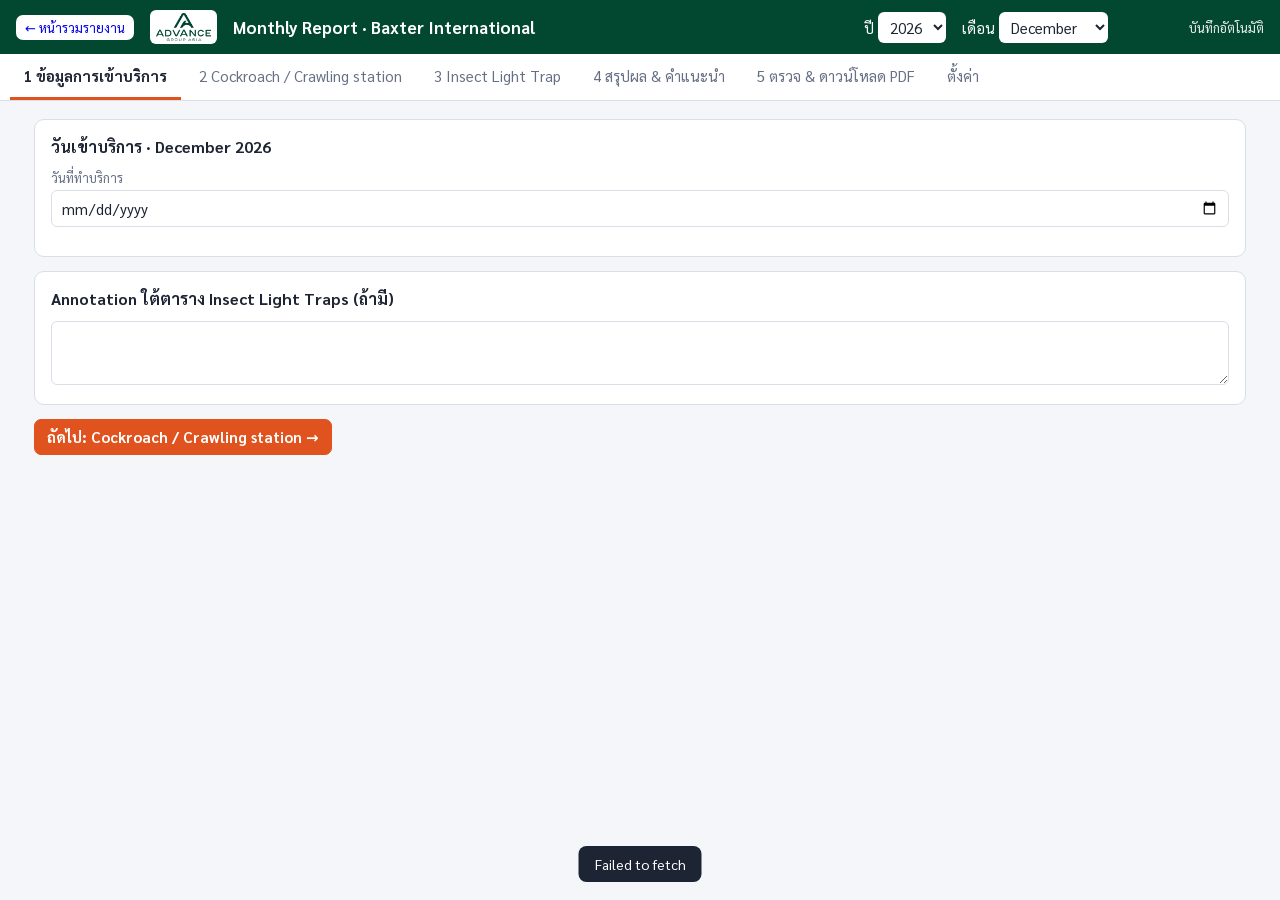
<file: baxter.html>
<!DOCTYPE html>
<html lang="th">
<head>
<meta charset="utf-8">
<meta name="viewport" content="width=device-width, initial-scale=1">
<title>Monthly Report · Baxter International</title>
<link rel="stylesheet" href="qc.css">
</head>
<body>
<header class="top">
<a class="btn sm" href="./" id="btnHome" style="background:#fff;border:0;text-decoration:none">← หน้ารวมรายงาน</a>
<img src="img/logo.png" alt="" style="height:34px;background:#fff;border-radius:6px;padding:3px 6px"><h1 id="appTitle">Monthly Report · Baxter International</h1>
<label>ปี <select id="selYear"></select></label>
<label>เดือน <select id="selMonth"></select></label>
<div id="status">กำลังเชื่อมต่อ…</div>
</header>
<nav class="tabs" id="tabs"></nav>
<main><div class="banner" id="banner"></div></main>
<div id="exportRoot"></div>
<div class="toast" id="toast"></div>
<input type="file" id="fileIn" hidden>
<script>window.SITE='baxter';</script>
<script src="lib/html-to-image.js"></script>
<script src="lib/jspdf.umd.min.js"></script>
<script src="qc-sites.js"></script>
<script src="qc.js"></script>
</body>
</html>
</file>
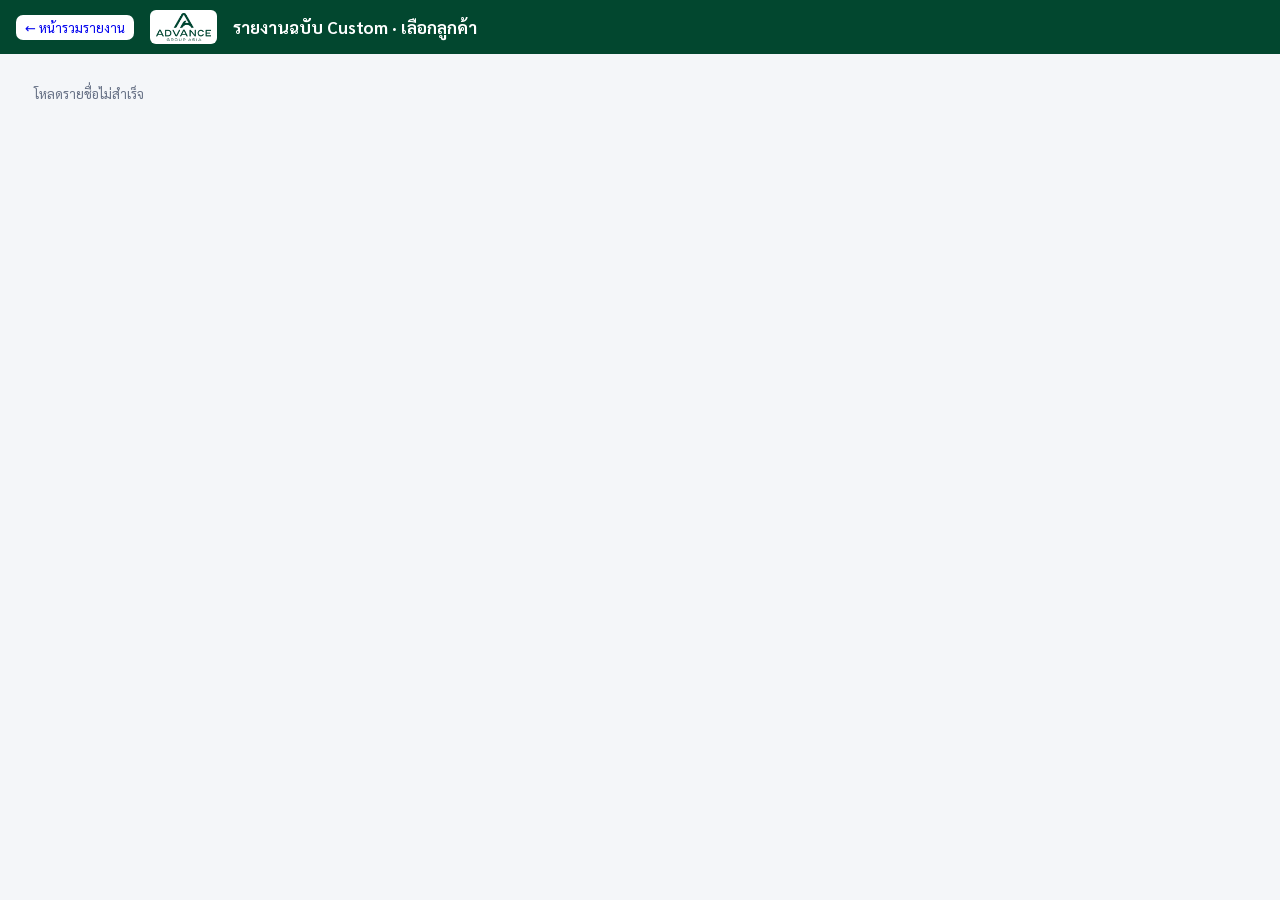
<file: custom.html>
<!DOCTYPE html>
<html lang="th">
<head>
<meta charset="utf-8">
<meta name="viewport" content="width=device-width, initial-scale=1">
<title>รายงานฉบับ Custom · Advance Group Asia</title>
<link rel="stylesheet" href="qc.css">
<link rel="stylesheet" href="custom.css?v=10">
</head>
<body class="listmode">
<header class="top">
<a class="btn sm" href="./" style="background:#fff;border:0;text-decoration:none">← หน้ารวมรายงาน</a>
<button class="btn sm edonly" id="btnList" style="background:#fff;border:0;color:#02472f">เปลี่ยนลูกค้า</button>
<img src="img/logo.png" alt="" style="height:34px;background:#fff;border-radius:6px;padding:3px 6px"><h1 id="appTitle">รายงานฉบับ Custom</h1>
<label class="edonly">ปี <select id="selYear"></select></label>
<label class="edonly">เดือน <select id="selMonth"></select></label>
<div id="status"></div>
</header>
<nav class="tabs edonly" id="tabs"></nav>
<main><div id="list" class="listonly"></div></main>
<div id="exportRoot"></div><div id="measure"></div>
<div class="toast" id="toast"></div>
<input type="file" id="fileIn" accept="image/*" multiple hidden>
<script src="lib/html-to-image.js"></script>
<script src="lib/jspdf.umd.min.js"></script>
<script src="chem-master.js?v=8"></script><script src="custom-advice.js?v=8"></script><script src="custom-defaults.js?v=9"></script>
<script src="custom.js?v=9"></script>
</body>
</html>
</file>
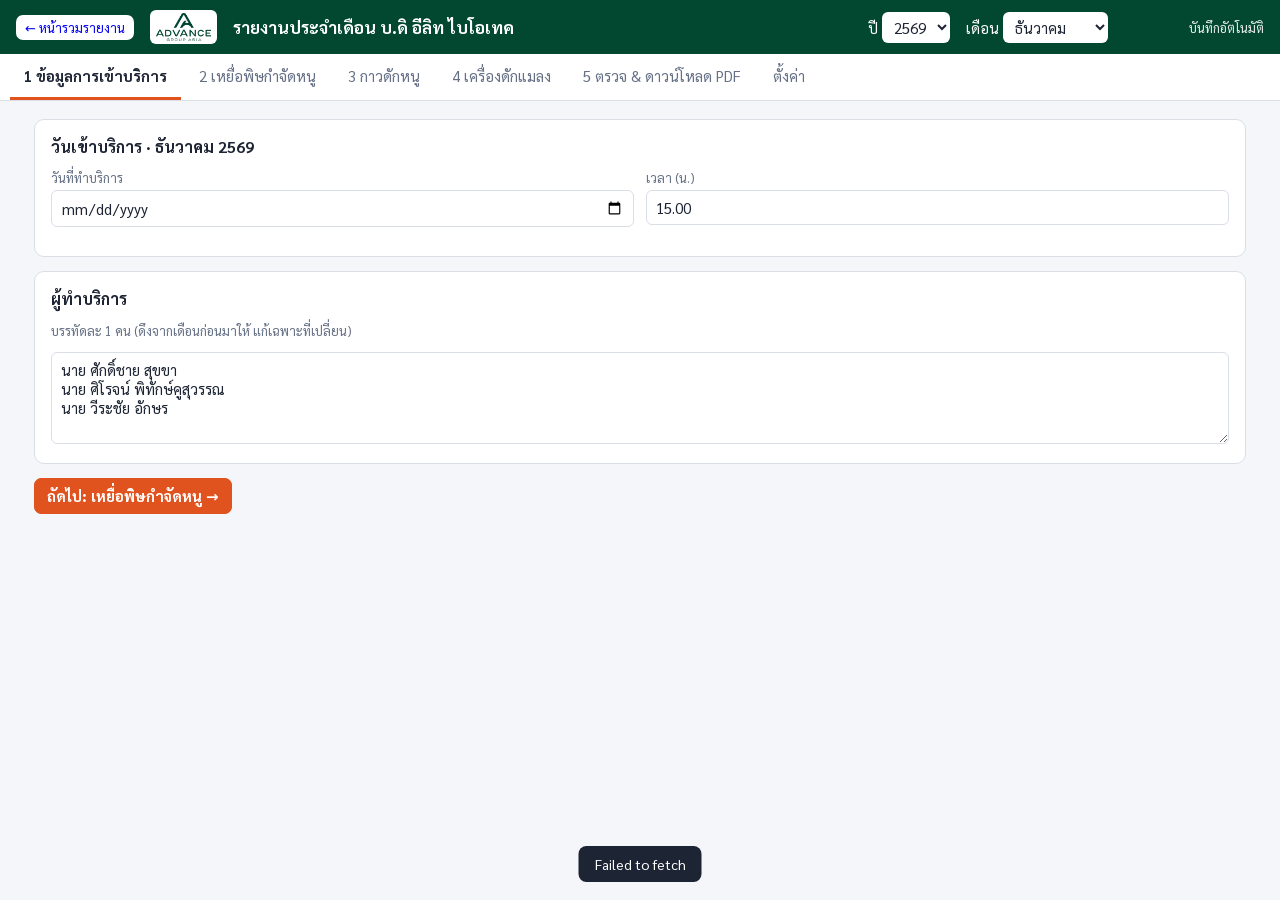
<file: elite.html>
<!DOCTYPE html>
<html lang="th">
<head>
<meta charset="utf-8">
<meta name="viewport" content="width=device-width, initial-scale=1">
<title>รายงานประจำเดือน บ.ดิ อีลิท ไบโอเทค</title>
<link rel="stylesheet" href="qc.css">
</head>
<body>
<header class="top">
<a class="btn sm" href="./" id="btnHome" style="background:#fff;border:0;text-decoration:none">← หน้ารวมรายงาน</a>
<img src="img/logo.png" alt="" style="height:34px;background:#fff;border-radius:6px;padding:3px 6px"><h1 id="appTitle">รายงานประจำเดือน บ.ดิ อีลิท ไบโอเทค</h1>
<label>ปี <select id="selYear"></select></label>
<label>เดือน <select id="selMonth"></select></label>
<div id="status">กำลังเชื่อมต่อ…</div>
</header>
<nav class="tabs" id="tabs"></nav>
<main><div class="banner" id="banner"></div></main>
<div id="exportRoot"></div>
<div class="toast" id="toast"></div>
<input type="file" id="fileIn" hidden>
<script>window.SITE='elite';</script>
<script src="lib/html-to-image.js"></script>
<script src="lib/jspdf.umd.min.js"></script>
<script src="qc-sites.js"></script>
<script src="qc.js"></script>
</body>
</html>
</file>
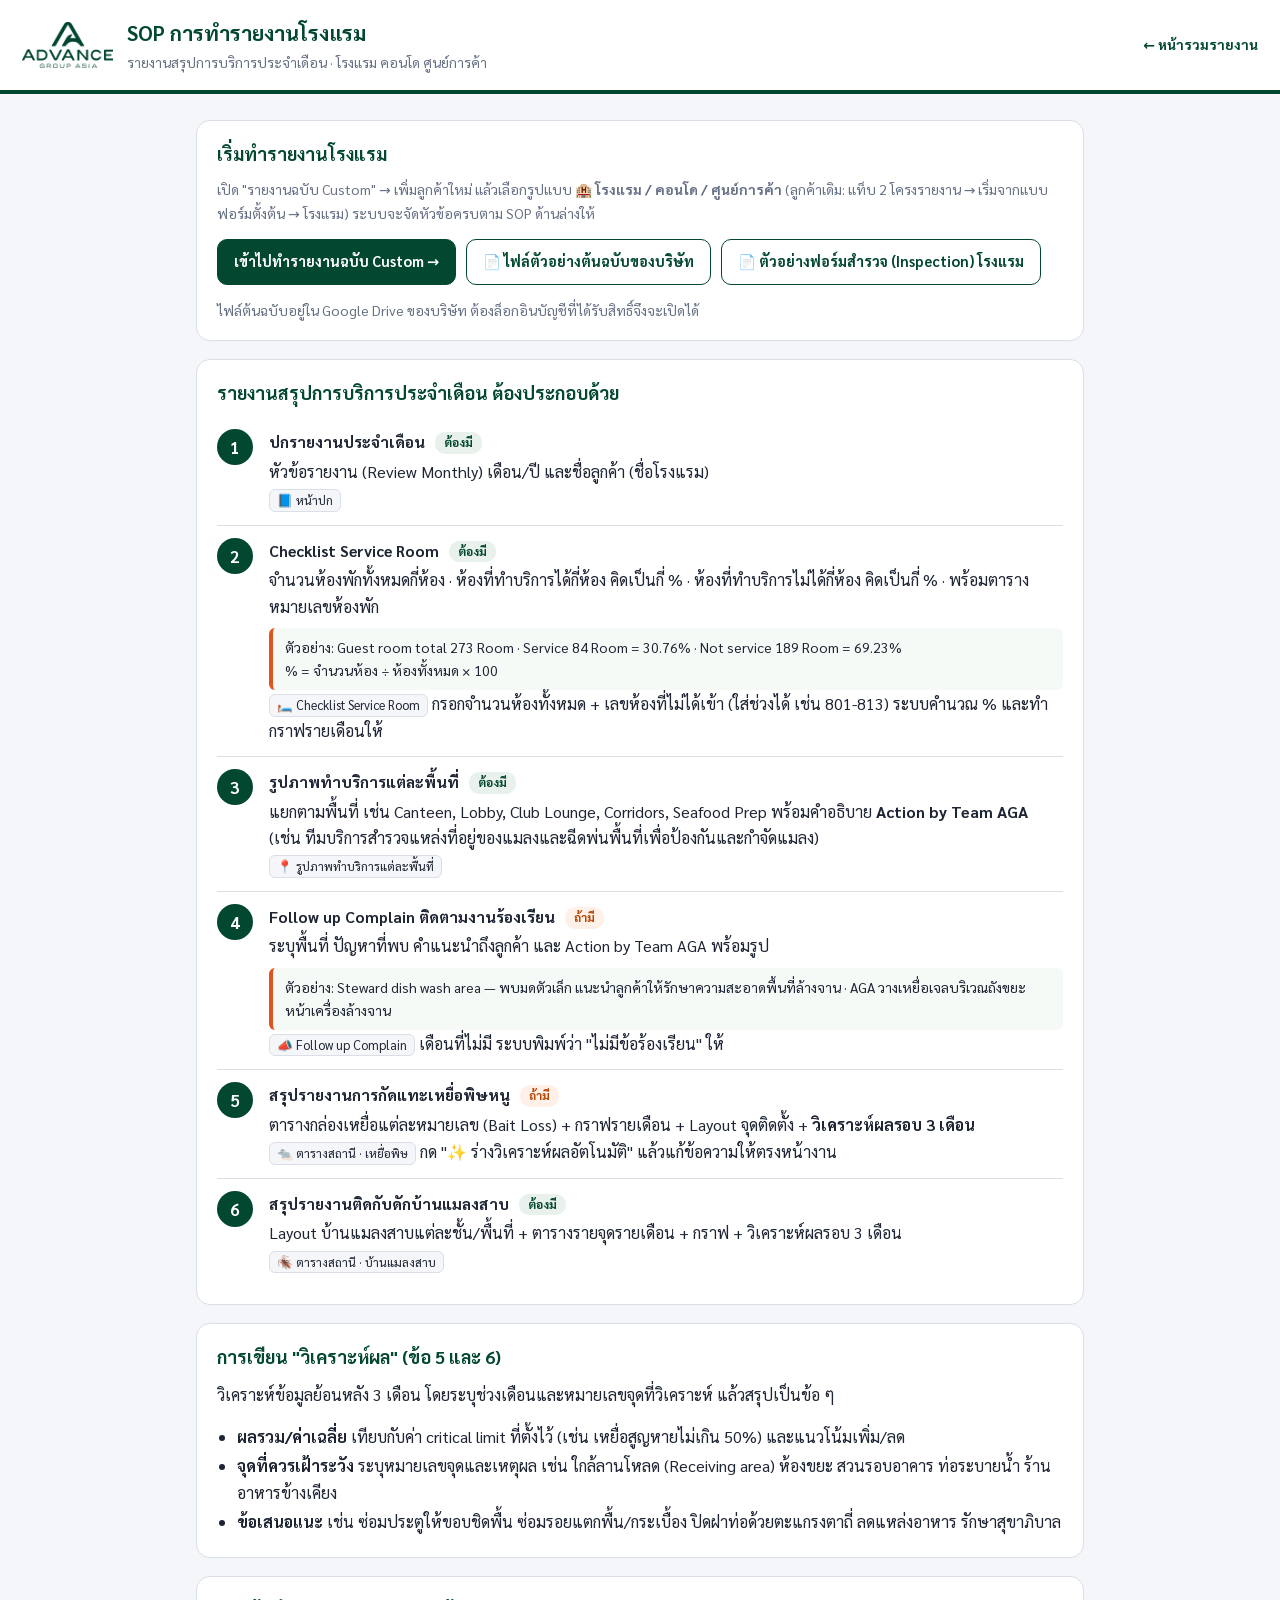
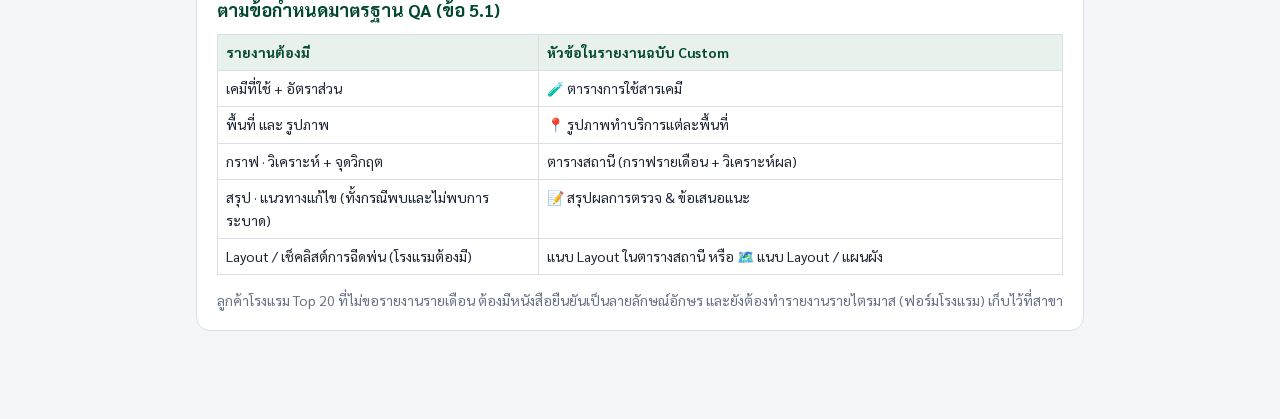
<file: hotel-sop.html>
<!DOCTYPE html>
<html lang="th">
<head>
<meta charset="utf-8">
<meta name="viewport" content="width=device-width, initial-scale=1">
<title>SOP การทำรายงานโรงแรม · Advance Group Asia</title>
<style>
@font-face{font-family:'Sarabun';font-weight:400;src:url(fonts/sarabun-thai-400-normal.woff2) format('woff2');unicode-range:U+0E01-0E5B,U+200C-200D,U+25CC;}
@font-face{font-family:'Sarabun';font-weight:700;src:url(fonts/sarabun-thai-700-normal.woff2) format('woff2');unicode-range:U+0E01-0E5B,U+200C-200D,U+25CC;}
@font-face{font-family:'Sarabun';font-weight:400;src:url(fonts/sarabun-latin-400-normal.woff2) format('woff2');unicode-range:U+0000-00FF,U+2000-206F;}
@font-face{font-family:'Sarabun';font-weight:700;src:url(fonts/sarabun-latin-700-normal.woff2) format('woff2');unicode-range:U+0000-00FF,U+2000-206F;}
:root{--ink:#1d2433;--mut:#667085;--line:#d9dee7;--green:#02472f;--acc:#e0531f;--gl:#e8f1ec}
*{box-sizing:border-box}
body{margin:0;font-family:'Sarabun',system-ui,sans-serif;color:var(--ink);background:#f4f6f9;line-height:1.65}
header{background:#fff;border-bottom:4px solid var(--green);padding:16px 22px;display:flex;align-items:center;gap:14px;flex-wrap:wrap}
header img{height:46px}
header h1{margin:0;font-size:21px;color:var(--green)}
header p{margin:0;color:var(--mut);font-size:14px}
.back{margin-left:auto;color:var(--green);font-weight:700;text-decoration:none;font-size:14px}
main{max-width:920px;margin:0 auto;padding:26px 16px 70px}
.card{background:#fff;border:1.5px solid var(--line);border-radius:14px;padding:18px 20px;margin-bottom:18px}
h2{font-size:18px;color:var(--green);margin:0 0 10px}
h3{font-size:15.5px;margin:0 0 4px}
.hint{color:var(--mut);font-size:14px}
.steps{list-style:none;padding:0;margin:0;counter-reset:s}
.steps li{position:relative;padding:12px 0 12px 52px;border-top:1px solid var(--line);counter-increment:s}
.steps li:first-child{border-top:0}
.steps li::before{content:counter(s);position:absolute;left:0;top:12px;width:36px;height:36px;border-radius:50%;background:var(--green);color:#fff;font-weight:700;display:flex;align-items:center;justify-content:center;font-size:17px}
.tag{display:inline-block;font-size:12px;font-weight:700;padding:1px 9px;border-radius:10px;background:var(--gl);color:var(--green);margin-left:6px;vertical-align:1px}
.tag.opt{background:#fff1e8;color:#b54708}
.blk{display:inline-block;font-size:12.5px;background:#f4f6f9;border:1px solid var(--line);border-radius:6px;padding:0 7px;margin-top:4px}
.ex{background:#f6faf7;border-left:4px solid var(--acc);border-radius:6px;padding:8px 12px;margin-top:8px;font-size:14px}
ul.chk{margin:6px 0 0;padding-left:20px}
ul.chk li{margin:3px 0}
.btns{display:flex;gap:10px;flex-wrap:wrap;margin-top:6px}
.btn{display:inline-block;text-decoration:none;font-weight:700;font-size:14.5px;padding:10px 16px;border-radius:10px;border:1.5px solid var(--green);color:var(--green);background:#fff}
.btn.pri{background:var(--green);color:#fff}
table{border-collapse:collapse;width:100%;font-size:14px}
td,th{border:1px solid var(--line);padding:6px 8px;text-align:left;vertical-align:top}
th{background:var(--gl);color:var(--green)}
</style>
</head>
<body>
<header>
<img src="img/logo.png" alt="Advance Group Asia">
<div><h1>SOP การทำรายงานโรงแรม</h1><p>รายงานสรุปการบริการประจำเดือน · โรงแรม คอนโด ศูนย์การค้า</p></div>
<a class="back" href="./">← หน้ารวมรายงาน</a>
</header>
<main>

<div class="card">
<h2>เริ่มทำรายงานโรงแรม</h2>
<p class="hint" style="margin-top:0">เปิด "รายงานฉบับ Custom" → เพิ่มลูกค้าใหม่ แล้วเลือกรูปแบบ <b>🏨 โรงแรม / คอนโด / ศูนย์การค้า</b> (ลูกค้าเดิม: แท็บ 2 โครงรายงาน → เริ่มจากแบบฟอร์มตั้งต้น → โรงแรม) ระบบจะจัดหัวข้อครบตาม SOP ด้านล่างให้</p>
<div class="btns">
<a class="btn pri" href="custom.html">เข้าไปทำรายงานฉบับ Custom →</a>
<a class="btn" href="https://drive.google.com/file/d/19KhVbzusBL7CK0MHxJBuQnYmTeZrmxXY/view" target="_blank" rel="noopener">📄 ไฟล์ตัวอย่างต้นฉบับของบริษัท</a>
<a class="btn" href="https://drive.google.com/file/d/1pn3PgqnPVgxTUm5kGUiJk5teYYP1lHmu/view" target="_blank" rel="noopener">📄 ตัวอย่างฟอร์มสำรวจ (Inspection) โรงแรม</a>
</div>
<p class="hint" style="margin-bottom:0">ไฟล์ต้นฉบับอยู่ใน Google Drive ของบริษัท ต้องล็อกอินบัญชีที่ได้รับสิทธิ์จึงจะเปิดได้</p>
</div>

<div class="card">
<h2>รายงานสรุปการบริการประจำเดือน ต้องประกอบด้วย</h2>
<ol class="steps">
<li><h3>ปกรายงานประจำเดือน <span class="tag">ต้องมี</span></h3>
หัวข้อรายงาน (Review Monthly) เดือน/ปี และชื่อลูกค้า (ชื่อโรงแรม)<br><span class="blk">📘 หน้าปก</span></li>
<li><h3>Checklist Service Room <span class="tag">ต้องมี</span></h3>
จำนวนห้องพักทั้งหมดกี่ห้อง · ห้องที่ทำบริการได้กี่ห้อง คิดเป็นกี่ % · ห้องที่ทำบริการไม่ได้กี่ห้อง คิดเป็นกี่ % · พร้อมตารางหมายเลขห้องพัก
<div class="ex">ตัวอย่าง: Guest room total 273 Room · Service 84 Room = 30.76% · Not service 189 Room = 69.23%<br>% = จำนวนห้อง ÷ ห้องทั้งหมด × 100</div>
<span class="blk">🛏️ Checklist Service Room</span> กรอกจำนวนห้องทั้งหมด + เลขห้องที่ไม่ได้เข้า (ใส่ช่วงได้ เช่น 801-813) ระบบคำนวณ % และทำกราฟรายเดือนให้</li>
<li><h3>รูปภาพทำบริการแต่ละพื้นที่ <span class="tag">ต้องมี</span></h3>
แยกตามพื้นที่ เช่น Canteen, Lobby, Club Lounge, Corridors, Seafood Prep พร้อมคำอธิบาย <b>Action by Team AGA</b> (เช่น ทีมบริการสำรวจแหล่งที่อยู่ของแมลงและฉีดพ่นพื้นที่เพื่อป้องกันและกำจัดแมลง)<br><span class="blk">📍 รูปภาพทำบริการแต่ละพื้นที่</span></li>
<li><h3>Follow up Complain ติดตามงานร้องเรียน <span class="tag opt">ถ้ามี</span></h3>
ระบุพื้นที่ ปัญหาที่พบ คำแนะนำถึงลูกค้า และ Action by Team AGA พร้อมรูป
<div class="ex">ตัวอย่าง: Steward dish wash area — พบมดตัวเล็ก แนะนำลูกค้าให้รักษาความสะอาดพื้นที่ล้างจาน · AGA วางเหยื่อเจลบริเวณถังขยะหน้าเครื่องล้างจาน</div>
<span class="blk">📣 Follow up Complain</span> เดือนที่ไม่มี ระบบพิมพ์ว่า "ไม่มีข้อร้องเรียน" ให้</li>
<li><h3>สรุปรายงานการกัดแทะเหยื่อพิษหนู <span class="tag opt">ถ้ามี</span></h3>
ตารางกล่องเหยื่อแต่ละหมายเลข (Bait Loss) + กราฟรายเดือน + Layout จุดติดตั้ง + <b>วิเคราะห์ผลรอบ 3 เดือน</b><br><span class="blk">🐀 ตารางสถานี · เหยื่อพิษ</span> กด "✨ ร่างวิเคราะห์ผลอัตโนมัติ" แล้วแก้ข้อความให้ตรงหน้างาน</li>
<li><h3>สรุปรายงานติดกับดักบ้านแมลงสาบ <span class="tag">ต้องมี</span></h3>
Layout บ้านแมลงสาบแต่ละชั้น/พื้นที่ + ตารางรายจุดรายเดือน + กราฟ + วิเคราะห์ผลรอบ 3 เดือน<br><span class="blk">🪳 ตารางสถานี · บ้านแมลงสาบ</span></li>
</ol>
</div>

<div class="card">
<h2>การเขียน "วิเคราะห์ผล" (ข้อ 5 และ 6)</h2>
<p style="margin-top:0">วิเคราะห์ข้อมูลย้อนหลัง 3 เดือน โดยระบุช่วงเดือนและหมายเลขจุดที่วิเคราะห์ แล้วสรุปเป็นข้อ ๆ</p>
<ul class="chk">
<li><b>ผลรวม/ค่าเฉลี่ย</b> เทียบกับค่า critical limit ที่ตั้งไว้ (เช่น เหยื่อสูญหายไม่เกิน 50%) และแนวโน้มเพิ่ม/ลด</li>
<li><b>จุดที่ควรเฝ้าระวัง</b> ระบุหมายเลขจุดและเหตุผล เช่น ใกล้ลานโหลด (Receiving area) ห้องขยะ สวนรอบอาคาร ท่อระบายน้ำ ร้านอาหารข้างเคียง</li>
<li><b>ข้อเสนอแนะ</b> เช่น ซ่อมประตูให้ขอบชิดพื้น ซ่อมรอยแตกพื้น/กระเบื้อง ปิดฝาท่อด้วยตะแกรงตาถี่ ลดแหล่งอาหาร รักษาสุขาภิบาล</li>
</ul>
</div>

<div class="card">
<h2>ตามข้อกำหนดมาตรฐาน QA (ข้อ 5.1)</h2>
<table>
<tr><th style="width:38%">รายงานต้องมี</th><th>หัวข้อในรายงานฉบับ Custom</th></tr>
<tr><td>เคมีที่ใช้ + อัตราส่วน</td><td>🧪 ตารางการใช้สารเคมี</td></tr>
<tr><td>พื้นที่ และ รูปภาพ</td><td>📍 รูปภาพทำบริการแต่ละพื้นที่</td></tr>
<tr><td>กราฟ · วิเคราะห์ + จุดวิกฤต</td><td>ตารางสถานี (กราฟรายเดือน + วิเคราะห์ผล)</td></tr>
<tr><td>สรุป · แนวทางแก้ไข (ทั้งกรณีพบและไม่พบการระบาด)</td><td>📝 สรุปผลการตรวจ &amp; ข้อเสนอแนะ</td></tr>
<tr><td>Layout / เช็คลิสต์การฉีดพ่น (โรงแรมต้องมี)</td><td>แนบ Layout ในตารางสถานี หรือ 🗺️ แนบ Layout / แผนผัง</td></tr>
</table>
<p class="hint" style="margin-bottom:0">ลูกค้าโรงแรม Top 20 ที่ไม่ขอรายงานรายเดือน ต้องมีหนังสือยืนยันเป็นลายลักษณ์อักษร และยังต้องทำรายงานรายไตรมาส (ฟอร์มโรงแรม) เก็บไว้ที่สาขา</p>
</div>

</main>
</body>
</html>
</file>
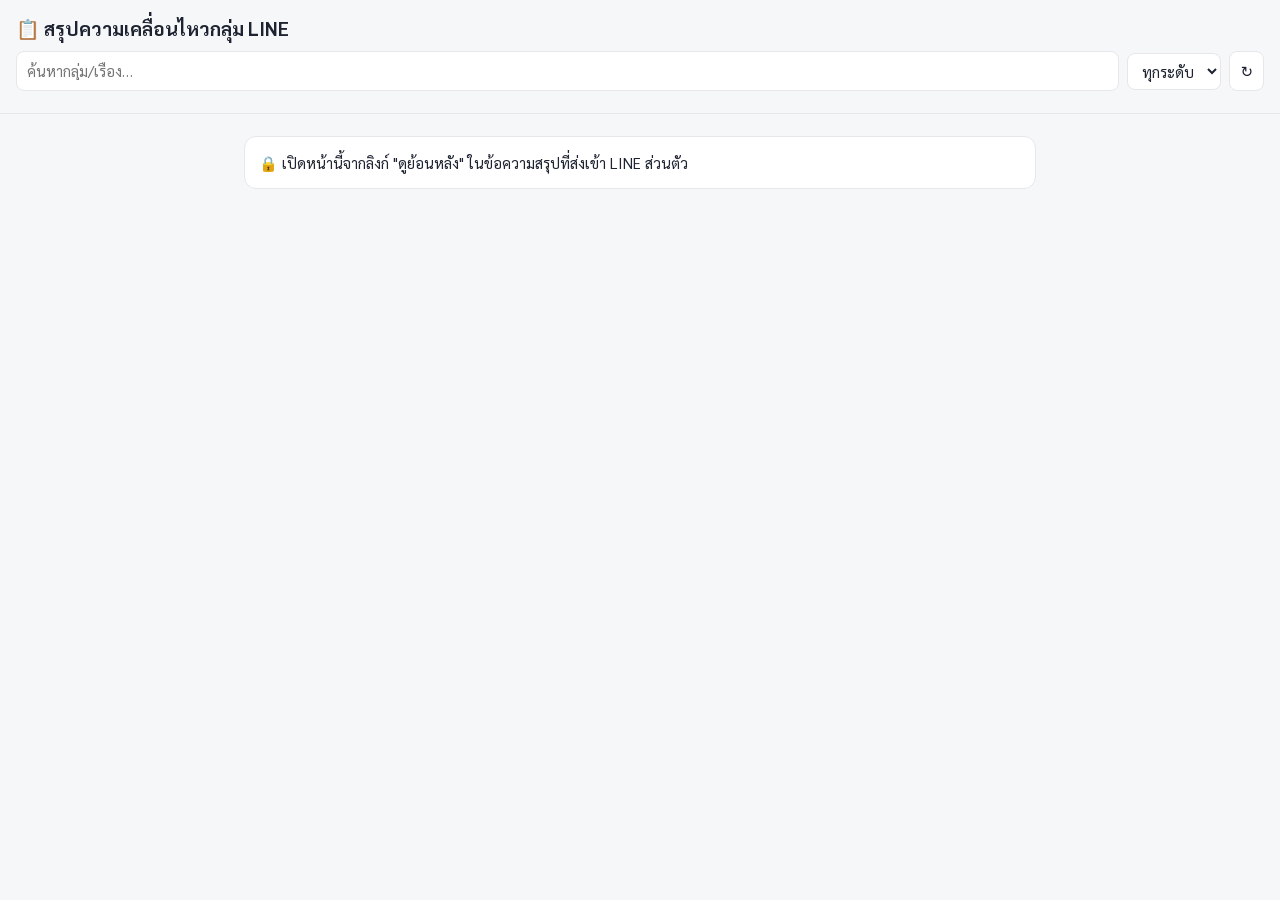
<file: line-summary.html>
<!DOCTYPE html>
<html lang="th">
<head>
<meta charset="utf-8">
<meta name="viewport" content="width=device-width, initial-scale=1">
<meta name="robots" content="noindex">
<title>สรุปกลุ่ม LINE</title>
<link href="https://fonts.googleapis.com/css2?family=Sarabun:wght@400;600;700&display=swap" rel="stylesheet">
<style>
  :root{--bg:#f6f7f9;--card:#fff;--ink:#1d2330;--mute:#6b7280;--line:#e5e7eb;--red:#dc2626;--amb:#d97706;--grn:#16a34a;--acc:#06c755}
  @media (prefers-color-scheme:dark){:root{--bg:#0f1115;--card:#181b22;--ink:#e8eaf0;--mute:#9aa1ad;--line:#2a2f3a}}
  *{box-sizing:border-box}body{margin:0;background:var(--bg);color:var(--ink);font:15px/1.55 Sarabun,system-ui,sans-serif}
  header{position:sticky;top:0;background:var(--bg);padding:14px 16px 8px;border-bottom:1px solid var(--line);z-index:2}
  h1{font-size:19px;margin:0 0 8px}
  .bar{display:flex;gap:8px;flex-wrap:wrap;align-items:center}
  select,input,button{font:inherit;padding:7px 10px;border:1px solid var(--line);border-radius:8px;background:var(--card);color:var(--ink)}
  button{cursor:pointer}button.p{background:var(--acc);color:#fff;border-color:var(--acc)}
  main{max-width:820px;margin:0 auto;padding:12px 14px 60px}
  .list{display:flex;gap:6px;overflow-x:auto;padding:4px 0 10px}
  .chip{white-space:nowrap;padding:6px 10px;border-radius:999px;border:1px solid var(--line);background:var(--card);cursor:pointer;font-size:13px}
  .chip.on{background:var(--ink);color:var(--bg)}
  .card{background:var(--card);border:1px solid var(--line);border-radius:12px;padding:14px;margin:10px 0}
  .stats{display:grid;grid-template-columns:repeat(4,1fr);gap:8px}
  .stat{background:var(--card);border:1px solid var(--line);border-radius:10px;padding:10px;text-align:center}
  .stat b{display:block;font-size:22px}.stat span{font-size:12px;color:var(--mute)}
  .ov{font-size:16px}
  .urg{border-left:4px solid var(--red)}.urg li{margin:4px 0}
  .g h3{margin:0 0 4px;font-size:16px;display:flex;justify-content:space-between;gap:8px}
  .g .n{color:var(--mute);font-weight:400;font-size:13px}
  .lv{display:inline-block;width:10px;height:10px;border-radius:50%;margin-right:6px}
  .todo{margin:6px 0 0;padding-left:18px;color:var(--ink)}.todo li::marker{content:"☐ "}
  .mute{color:var(--mute);font-size:13px}.err{color:var(--red)}
  @media (max-width:520px){.stats{grid-template-columns:repeat(2,1fr)}}
</style>
</head>
<body>
<header>
  <h1>📋 สรุปความเคลื่อนไหวกลุ่ม LINE</h1>
  <div class="bar">
    <input id="q" placeholder="ค้นหากลุ่ม/เรื่อง…" style="flex:1;min-width:140px">
    <select id="lvl"><option value="">ทุกระดับ</option><option>ด่วน</option><option>ติดตาม</option><option>ปกติ</option></select>
    <button id="reload">↻</button>
  </div>
  <div class="list" id="rounds"></div>
</header>
<main id="main"><p class="mute">กำลังโหลด…</p></main>
<script>
const API = "https://yjnqijreqldfvwwrjdhv.supabase.co/functions/v1/group-summary";
let rows = [], cur = 0;
const $ = (id) => document.getElementById(id);
const esc = (s) => String(s ?? "").replace(/[&<>"]/g, (c) => ({ "&": "&amp;", "<": "&lt;", ">": "&gt;", '"': "&quot;" }[c]));
const LV = { "ด่วน": "var(--red)", "ติดตาม": "var(--amb)", "ปกติ": "var(--grn)" };
const fmt = (iso) => new Date(iso).toLocaleString("th-TH", { timeZone: "Asia/Bangkok", day: "numeric", month: "short", hour: "2-digit", minute: "2-digit" });

function getKey() {
  const m = location.hash.match(/k=([\w-]+)/);
  if (m) { try { localStorage.setItem("lineSummaryKey", m[1]); } catch {} return m[1]; }
  try { return localStorage.getItem("lineSummaryKey") || ""; } catch { return ""; }
}

async function load() {
  const key = getKey();
  if (!key) { $("main").innerHTML = '<div class="card">🔒 เปิดหน้านี้จากลิงก์ "ดูย้อนหลัง" ในข้อความสรุปที่ส่งเข้า LINE ส่วนตัว</div>'; return; }
  $("main").innerHTML = '<p class="mute">กำลังโหลด…</p>';
  try {
    const r = await fetch(`${API}?key=${encodeURIComponent(key)}&limit=60`);
    if (r.status === 401) { try { localStorage.removeItem("lineSummaryKey"); } catch {} $("main").innerHTML = '<div class="card err">ลิงก์ไม่ถูกต้องหรือหมดอายุ — เปิดใหม่จากลิงก์ในข้อความสรุปล่าสุด</div>'; return; }
    rows = (await r.json()).filter((x) => x.summary?.ai_ok !== false && !String(x.summary?.overview || "").startsWith("(AI"));
    cur = 0; renderRounds(); render();
  } catch (e) {
    $("main").innerHTML = `<div class="card err">โหลดไม่สำเร็จ: ${esc(e?.message || e)} — กด ↻ ลองใหม่</div>`;
  }
}

function renderRounds() {
  $("rounds").innerHTML = rows.map((r, i) => `<span class="chip ${i === cur ? "on" : ""}" data-i="${i}">${esc(r.slot)} ${fmt(r.period_end)}</span>`).join("") || '<span class="mute">ยังไม่มีรอบสรุป (รอบแรก 08:00 / 17:00)</span>';
  document.querySelectorAll(".chip").forEach((c) => c.onclick = () => { cur = +c.dataset.i; renderRounds(); render(); });
}

function render() {
  const r = rows[cur];
  if (!r) { $("main").innerHTML = '<div class="card mute">ยังไม่มีข้อมูลสรุป ระบบจะสรุปรอบแรกเวลา 08:00 หรือ 17:00</div>'; return; }
  const s = r.summary || {};
  const q = $("q").value.trim().toLowerCase(), lv = $("lvl").value;
  const groups = (s.groups || []).filter((g) => (!lv || g.level === lv) && (!q || JSON.stringify(g).toLowerCase().includes(q)));
  let h = `<p class="mute">ช่วง ${fmt(r.period_start)} – ${fmt(r.period_end)}</p>
  <div class="stats">
    <div class="stat"><b>${s.msg_count ?? 0}</b><span>ข้อความ</span></div>
    <div class="stat"><b>${s.active_groups ?? 0}</b><span>กลุ่มเคลื่อนไหว</span></div>
    <div class="stat"><b>${s.opened ?? 0} / ${s.closed ?? 0}</b><span>คอมเพลน ใหม่/ปิด</span></div>
    <div class="stat"><b>${s.open_total ?? 0}</b><span>งานค้างรวม</span></div>
  </div>
  <div class="card ov">🧭 ${esc(s.overview)}</div>`;
  if ((s.urgent || []).length) h += `<div class="card urg"><b>🚨 ต้องดูด่วน</b><ul>${s.urgent.map((u) => `<li><b>[${esc(u.group)}]</b> ${esc(u.item)}</li>`).join("")}</ul></div>`;
  h += groups.map((g) => `<div class="card g"><h3><span><span class="lv" style="background:${LV[g.level] || "var(--mute)"}"></span>${esc(g.group)}</span><span class="n">${s.counts?.[g.group] ?? ""} ข้อความ</span></h3>
    <div>${esc(g.summary)}</div>${(g.todo || []).length ? `<ul class="todo">${g.todo.map((t) => `<li>${esc(t)}</li>`).join("")}</ul>` : ""}</div>`).join("");
  if (!groups.length) h += '<p class="mute">ไม่มีกลุ่มที่ตรงกับตัวกรอง</p>';
  if ((s.quiet || []).length) h += `<p class="mute">💤 เงียบ: ${s.quiet.map(esc).join(", ")}</p>`;
  $("main").innerHTML = h;
}

$("q").oninput = render; $("lvl").onchange = render; $("reload").onclick = load;
load();
</script>
</body>
</html>
</file>
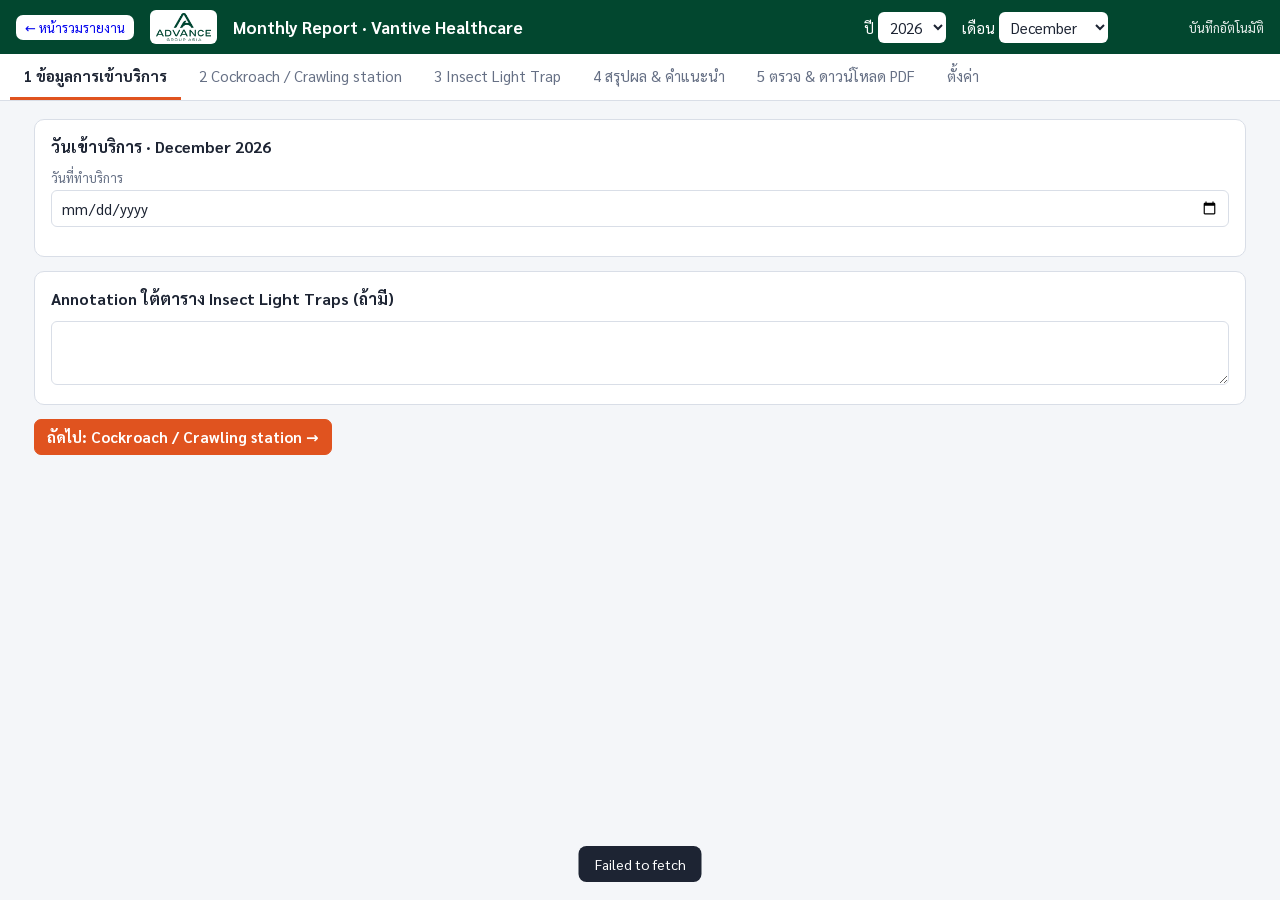
<file: vantive.html>
<!DOCTYPE html>
<html lang="th">
<head>
<meta charset="utf-8">
<meta name="viewport" content="width=device-width, initial-scale=1">
<title>Monthly Report · Vantive Healthcare</title>
<link rel="stylesheet" href="qc.css">
</head>
<body>
<header class="top">
<a class="btn sm" href="./" id="btnHome" style="background:#fff;border:0;text-decoration:none">← หน้ารวมรายงาน</a>
<img src="img/logo.png" alt="" style="height:34px;background:#fff;border-radius:6px;padding:3px 6px"><h1 id="appTitle">Monthly Report · Vantive Healthcare</h1>
<label>ปี <select id="selYear"></select></label>
<label>เดือน <select id="selMonth"></select></label>
<div id="status">กำลังเชื่อมต่อ…</div>
</header>
<nav class="tabs" id="tabs"></nav>
<main><div class="banner" id="banner"></div></main>
<div id="exportRoot"></div>
<div class="toast" id="toast"></div>
<input type="file" id="fileIn" hidden>
<script>window.SITE='vantive';</script>
<script src="lib/html-to-image.js"></script>
<script src="lib/jspdf.umd.min.js"></script>
<script src="qc-sites.js"></script>
<script src="qc.js"></script>
</body>
</html>
</file>
<file: qc.css>
@font-face{font-family:'Sarabun';font-weight:400;src:url(fonts/sarabun-thai-400-normal.woff2) format('woff2');unicode-range:U+0E01-0E5B,U+200C-200D,U+25CC;}
@font-face{font-family:'Sarabun';font-weight:700;src:url(fonts/sarabun-thai-700-normal.woff2) format('woff2');unicode-range:U+0E01-0E5B,U+200C-200D,U+25CC;}
@font-face{font-family:'Sarabun';font-weight:400;src:url(fonts/sarabun-latin-400-normal.woff2) format('woff2');unicode-range:U+0000-00FF,U+2000-206F,U+2212,U+2264,U+2265;}
@font-face{font-family:'Sarabun';font-weight:700;src:url(fonts/sarabun-latin-700-normal.woff2) format('woff2');unicode-range:U+0000-00FF,U+2000-206F,U+2212,U+2264,U+2265;}
:root{--ink:#1d2433;--mut:#667085;--line:#d9dee7;--bg:#f4f6f9;--acc:#e0531f;--acc2:#02472f;--hit:#d92d20;--ok:#16794a}
*{box-sizing:border-box}
html,body{margin:0;background:var(--bg);color:var(--ink);font-family:'Sarabun',system-ui,sans-serif;font-size:15px}
button,input,select,textarea{font:inherit;color:inherit}
header.top{position:sticky;top:0;z-index:20;background:var(--acc2);color:#fff;padding:10px 16px;display:flex;flex-wrap:wrap;gap:10px 16px;align-items:center}
header.top h1{font-size:17px;margin:0;font-weight:700;flex:1 1 260px}
header.top select{background:#fff;color:var(--ink);border:0;border-radius:6px;padding:5px 8px}
#status{font-size:13px;opacity:.9;min-width:140px;text-align:right}
nav.tabs{display:flex;gap:4px;overflow-x:auto;background:#fff;border-bottom:1px solid var(--line);padding:0 10px;position:sticky;top:54px;z-index:19}
nav.tabs button{border:0;background:none;padding:12px 14px;cursor:pointer;border-bottom:3px solid transparent;white-space:nowrap;color:var(--mut)}
nav.tabs button.on{color:var(--ink);border-color:var(--acc);font-weight:700}
main{max-width:1240px;margin:0 auto;padding:18px 14px 80px}
section.tab{display:none}section.tab.on{display:block}
.card{background:#fff;border:1px solid var(--line);border-radius:10px;padding:16px;margin-bottom:14px}
.card h2{font-size:16px;margin:0 0 12px}
.grid2{display:grid;grid-template-columns:repeat(auto-fit,minmax(260px,1fr));gap:12px}
.grid1{display:grid;grid-template-columns:1fr;gap:10px}
label.f{display:flex;flex-direction:column;gap:4px;font-size:13px;color:var(--mut)}
label.f input,label.f select,label.f textarea,td input[type=text],#clientLink{border:1px solid var(--line);border-radius:6px;padding:7px 9px;background:#fff;color:var(--ink);font-size:15px}
textarea{width:100%;min-height:64px;resize:vertical;border:1px solid var(--line);border-radius:6px;padding:7px 9px}
.btn{border:1px solid var(--line);background:#fff;border-radius:7px;padding:7px 12px;cursor:pointer}
.btn:hover{border-color:#aab3c2}.btn:disabled{opacity:.5}
.btn.pri{background:var(--acc);border-color:var(--acc);color:#fff;font-weight:700}
.btn.sm{padding:4px 9px;font-size:13px}
.row{display:flex;flex-wrap:wrap;gap:8px;align-items:center}
.hint{font-size:13px;color:var(--mut)}
table.ed{width:100%;border-collapse:collapse}
table.ed th,table.ed td{border-bottom:1px solid var(--line);padding:6px;text-align:left;vertical-align:middle}
table.ed th{font-size:13px;color:var(--mut);font-weight:400}
table.ed td input[type=text]{width:100%}
table.ed tr.hitrow td{background:#fff5f4}
table.ed tr.off td{opacity:.45}
table.ed label{white-space:nowrap}
table.ed td.warn{background:#fde7e5;color:var(--hit)}
input.num{width:80px;text-align:center;font-size:17px;font-weight:700;border:1.5px solid var(--line);border-radius:6px;padding:4px}
tr.hitrow input.num{border-color:var(--hit);color:var(--hit)}
.stat{display:flex;gap:16px;flex-wrap:wrap;align-items:center;margin:4px 0 10px}.stat b{font-size:19px}
.checks{padding-left:4px;list-style:none}.checks li{margin:4px 0}.checks .bad{color:var(--hit)}.checks .warn{color:#b54708}.checks .ok{color:var(--ok)}
.prog{height:10px;background:#e7eaf0;border-radius:5px;overflow:hidden;margin:10px 0}.prog i{display:block;height:100%;width:0;background:var(--acc);transition:width .2s}
#preview{display:flex;flex-direction:column;align-items:center;gap:12px;margin-top:10px}
.pvw{box-shadow:0 1px 6px rgba(0,0,0,.18);background:#fff;overflow:hidden;position:relative}
.pvw>.pg{transform-origin:0 0;position:absolute;left:0;top:0}
.pvlab{font-size:12px;color:var(--mut)}
.banner{padding:10px 14px;border-radius:8px;background:#e8f3ec;color:#14532d;margin-bottom:12px;font-size:14px;display:none}
.toast{position:fixed;bottom:18px;left:50%;transform:translateX(-50%);background:#1d2433;color:#fff;padding:9px 16px;border-radius:8px;font-size:14px;z-index:50;opacity:0;transition:opacity .2s;pointer-events:none}.toast.on{opacity:1}
.thumbs{display:flex;flex-wrap:wrap;gap:8px;margin:6px 0;align-items:center}
.thumbs .th{position:relative;width:96px;height:96px;border-radius:7px;background:#e8ebf0 center/cover no-repeat;border:1px solid var(--line)}
.thumbs .th button{position:absolute;right:3px;top:3px;background:rgba(0,0,0,.6);color:#fff;border:0;border-radius:4px;cursor:pointer}
.prob{border:1px solid var(--line);border-radius:8px;padding:12px;margin-bottom:10px;background:#fafbfc}
.tiles{display:grid;grid-template-columns:repeat(auto-fill,minmax(240px,1fr));gap:12px}
.ltile{border:1px solid var(--line);border-radius:9px;padding:10px;display:flex;flex-direction:column;gap:8px}
.ltile img{width:100%;border:1px solid #ddd;max-height:200px;object-fit:contain;background:#fff}
#exportRoot{position:fixed;left:-30000px;top:0}

/* ========== report pages (A4 @96dpi) ========== */
.pg{background:#fff;color:#000;position:relative;overflow:hidden;font-family:'Sarabun',sans-serif}
.pg.P{width:794px;height:1123px}.pg.L{width:1123px;height:794px}
.pg.en{font-family:'Times New Roman',Times,serif}
.pg .full{position:absolute;inset:26px;width:calc(100% - 52px);height:calc(100% - 52px);object-fit:contain}
.pg .red{color:#e00000}.pg .blu{color:#1f3fff}.pg .grn{color:#00a650}
/* cover */
.pg.cov{text-align:center}
.pg.cov .cv-bar{position:absolute;right:46px;top:46px;width:22px;height:430px;background:linear-gradient(#a9cdb8,#fff)}
.pg.cov .cv-logo{position:absolute;left:50%;transform:translateX(-50%);top:70px;height:120px}
.pg.cov .cv-body{position:absolute;left:40px;right:90px;top:220px}
.pg.cov.en .cv-body{font-family:'Times New Roman',Times,serif}
.pg.cov .cv-l1{font-size:30px;font-weight:700;margin:4px 0 14px}
.pg.cov .cv-l2{font-size:22px;font-weight:700;margin:8px 0}
.pg.cov .cv-l3{font-size:20px;font-weight:700;margin:22px 0 4px}
.pg.cov .cv-l4{font-size:16px;font-weight:700;font-style:italic;margin-top:10px}
.pg.cov .cv-t{font-size:30px;font-weight:700;margin:2px 0 10px}
.pg.cov .cv-s{font-size:22px;font-weight:700;margin:4px 0}
.pg.cov .cv-s3{font-size:18px;font-weight:700;margin-top:8px}
.pg.cov .cv-wave2{position:absolute;left:-300px;right:-80px;top:780px;height:640px;border-radius:50%;background:#cfd6e0}
.pg.cov .cv-wave{position:absolute;left:-220px;right:-220px;top:812px;height:640px;border-radius:50%;background:#384560}
.pg.cov .cv-band{position:absolute;left:0;right:0;bottom:0;height:300px;color:#fff}
.pg.cov .cv-aipm{position:absolute;right:60px;top:40px;text-align:right;font-size:24px;line-height:1.25;font-family:'Sarabun',sans-serif}
.pg.cov .cv-tel{position:absolute;right:60px;top:126px;font-size:30px;letter-spacing:1px;font-family:'Sarabun',sans-serif}
.pg.cov .cv-foot{position:absolute;left:46px;right:46px;bottom:26px;text-align:left;font-size:11px;line-height:1.6;border-top:1px solid rgba(255,255,255,.35);padding-top:8px;font-family:'Sarabun',sans-serif}
/* Thai pages (Elite) */
.th-hd{display:flex;align-items:center;gap:14px;padding:34px 60px 4px}
.th-hd img{height:42px}.th-hd div{flex:1;text-align:center;font-size:16px;line-height:1.45;margin-right:90px}
.th-dl{display:flex;justify-content:space-between;margin:8px 60px 6px;font-size:13.5px}
.pg table.tt{border-collapse:collapse;margin:0 auto;font-size:13px}
.pg table.tt th,.pg table.tt td{border:1px solid #000;padding:2px 6px;text-align:center;height:24px;line-height:1.2}
.pg table.tt th{font-weight:700}
.pg table.tt td.l{text-align:left}
.pg table.tt.ilt td{height:40px}
.th-ct{text-align:center;font-weight:700;font-size:14px;margin:14px 0 6px}
.th-cw{display:flex;gap:18px;justify-content:center;align-items:flex-start;margin:0 40px}
.pg table.mt{font-size:12px}.pg table.mt td,.pg table.mt th{height:19px;padding:0 6px;min-width:62px}
.th-note{margin:8px 60px 0;font-size:13px}
.th-tech{display:flex;gap:12px;margin:10px 60px 0;font-size:13.5px;line-height:1.7}
.th-acc{margin:8px 60px 0;font-size:13.5px;line-height:1.8}
/* English pages */
.en-hd{display:flex;align-items:center;padding:30px 50px 6px}
.en-hd img{height:48px}
.en-hd>div{flex:1;text-align:center;margin-right:100px;font-weight:700;line-height:1.6}
.en-hd .b1{font-size:16px}.en-hd .b2{font-size:13px}
.pg table.et{border-collapse:collapse;margin:8px auto 0;font-size:13px}
.pg table.et th,.pg table.et td{border:1px solid #000;padding:2px 6px;text-align:center;height:28px;line-height:1.2}
.pg table.et td.l{text-align:left}
.pg table.et th.red,.pg table.et td.red,.pg .red{color:#e00000}
.pg table.et.cr td,.pg table.et.cr th{height:21px;font-size:11.5px}
.pg table.et.sm{font-size:11.5px}.pg table.et.sm td,.pg table.et.sm th{min-width:56px;height:21px}
.pg table.vt td{height:34px}
.pg .c-or{background:#ed7d31}.pg .c-bl{background:#4472c4;color:#fff}.pg .c-gr{background:#e7e6e6}.pg .c-pk{background:#ff99ff}.pg .c-cy{background:#8de9f5}
.pg .cb{display:inline-block;width:14px;height:14px;border:1.4px solid #000;border-radius:2px;position:relative;vertical-align:middle}
.pg .cb.on{background:#000}.pg .cb.on::after{content:'';position:absolute;left:4px;top:0;width:4px;height:8px;border:solid #fff;border-width:0 2px 2px 0;transform:rotate(40deg)}
.annot{margin:6px 60px 0;font-size:11px}.annot i{display:block;border-bottom:1px solid #999;height:14px;margin-left:50px}
.sg{display:flex;justify-content:space-between;margin:26px 120px 0;font-size:11.5px}
.sg1{display:flex;gap:16px;align-items:flex-end}.sg1 .lab{font-weight:700;margin-bottom:46px;white-space:nowrap}
.sgc{text-align:center;min-width:180px;line-height:1.5}.sgc img{height:34px;display:block;margin:0 auto}.sgc .ln{border-top:1px solid #000;margin:0 0 2px}
.crc{display:flex;flex-direction:column;align-items:center;gap:14px;margin-top:10px}
.crc>img{border:1.5px solid #555}
.gd{font-size:12px;line-height:1.6;margin-top:8px}.gd .pre{white-space:pre-wrap;margin-bottom:8px}
.two{display:flex;gap:30px;justify-content:center;margin-top:12px}
.ybox{margin:6px 60px 0;border:1px solid #000;padding:6px;position:relative;text-align:center}
.ybox .amt{position:absolute;left:8px;top:6px;font-size:10px}
table.yt{border-collapse:collapse;width:680px;margin:0 auto;font-size:10px}
table.yt td{border:1px solid #000;text-align:center;height:17px}table.yt td.l{text-align:left;padding-left:4px}
.sw{display:inline-block;width:26px;height:9px;margin-right:6px;vertical-align:middle}
.sl{display:inline-block;width:36px;height:2px;margin-right:10px;vertical-align:middle}
.rmk{margin:10px 60px 0;font-size:11.5px;line-height:1.75}.rmk .i1{padding-left:50px}
.sres{margin:10px 60px 0;font-size:12.5px;line-height:1.8}
.kv{display:flex;justify-content:space-between;gap:10px}.kv span:last-child{min-width:240px}
table.pt{border-collapse:collapse;width:674px;margin:4px auto 0;font-size:11.5px}
table.pt th,table.pt td{border:1px solid #000;padding:3px 6px;text-align:center;vertical-align:middle}
.pimg{display:flex;gap:4px;justify-content:center}.pimg div{width:120px;height:110px;background:#f1f1f1 center/cover no-repeat}
.pimg.a div{width:100px;height:80px}
table.rk{border-collapse:collapse;width:100%;font-family:'Sarabun',sans-serif;font-size:10.5px}
table.rk th{background:#d9ead3;border:1px solid #444;padding:6px;font-size:12px}
table.rk td{border:1px solid #444;padding:4px 6px;vertical-align:top;line-height:1.3}
</file>
<file: custom.css>
body.listmode .edonly, body.listmode section.tab{display:none!important}
body:not(.listmode) .listonly{display:none}
.clist{display:grid;grid-template-columns:repeat(auto-fill,minmax(260px,1fr));gap:10px}
.ctile{display:flex;flex-direction:column;gap:8px;border:1.5px solid var(--line);border-radius:10px;padding:12px 14px;text-decoration:none;color:inherit;background:#fff}
.ctile:hover{border-color:#9bc7b0}
.drop{border:2px dashed #c3cad6;border-radius:10px;padding:16px;text-align:center;color:var(--mut);cursor:pointer;background:#fafbfc}
.drop.ov{border-color:var(--acc);background:#fff6f1}
.thumbs .th{background-size:cover;background-position:center}
.thumbs .th .ctl{position:absolute;left:0;right:0;bottom:0;display:flex;justify-content:space-between;background:rgba(0,0,0,.55)}
.thumbs .th .ctl button{position:static;background:none;border:0;color:#fff;cursor:pointer;padding:2px 7px;font-size:14px}
.thumbs .th .idx{position:absolute;top:3px;left:4px;background:rgba(0,0,0,.6);color:#fff;font-size:11px;border-radius:4px;padding:0 5px}
.thumbs .th.up{opacity:.5}
#measure{position:fixed;left:-30000px;top:0}
/* chemicals page */
.pg.cu .cu-hd{display:flex;align-items:flex-end;gap:120px;padding:66px 0 0 100px}
.pg.cu .cu-hd img{height:56px}.pg.cu .cu-hd b{font-family:'Times New Roman',serif;font-size:12px;padding-bottom:4px}
.pg.cu .cu-l{margin:24px 0 0 100px;font-size:12px;line-height:2}
.pg.cu table.cu-t{border-collapse:collapse;margin:22px 0 0 100px;width:578px;font-size:12px}
.pg.cu .cu-t th{border:1.5px solid #000;height:84px;font-weight:700}
.pg.cu .cu-t td{border:1.5px solid #000;height:25px;padding:0 6px}
.pg.cu .cu-t td.pc{text-align:center;white-space:pre-line;line-height:2.6}
.pg.cu .ck{display:inline-block;width:14px;height:14px;border:1.3px solid #000;margin-right:12px;vertical-align:-2px;position:relative}
.pg.cu .ck.on::after{content:'';position:absolute;left:3px;top:-3px;width:6px;height:12px;border:solid #0a8a2a;border-width:0 2.6px 2.6px 0;transform:rotate(38deg)}
.pg.cu .cu-tech{display:flex;gap:44px;margin:28px 0 0 100px;font-size:12px}
.pg.cu .cu-tech .ln{width:292px;border-bottom:1px solid #000;padding:6px 0 2px;margin-bottom:6px}
/* summary pages */
.pg.cs .cs-hd{display:flex;align-items:flex-start;padding:70px 70px 0 70px}
.pg.cs .cs-hd img{height:62px;margin-top:6px}
.pg.cs .cs-hd div{flex:1;text-align:right;display:flex;flex-direction:column;gap:14px;font-size:14px;font-family:'Times New Roman','Sarabun',serif}
.pg.cs .cs-body{position:absolute;left:62px;right:62px;top:190px;font-size:12.5px;line-height:1.75}
.cs-b{break-inside:avoid}
.cs-t{font-weight:700;margin-top:6px}
.cs-f{display:flex;gap:16px;padding-left:16px}.cs-f u{font-weight:700;white-space:nowrap}
.cs-a{font-weight:700;padding-left:16px;margin-top:10px}
.cs-by{padding-left:96px;margin-top:6px}
.cs-li{padding-left:96px}
.cs-gap{height:12px}
/* photo pages */
.pg.cp .cp-t{text-align:center;font-weight:700;font-size:13px;padding-top:62px}
.pg.cp .cp-g{position:absolute;left:70px;right:70px;top:110px;display:flex;flex-direction:column;gap:14px}
.ph-row{display:flex;gap:14px}
.ph-c{display:flex;align-items:center;justify-content:center}
.ph-c>div{background:#eee center/cover no-repeat}

.ctile a{display:flex;flex-direction:column;gap:4px;text-decoration:none;color:inherit}
.ctile .del{align-self:flex-start}
.btn.del{border-color:#f3b8b2;color:#b42318}.btn.del[data-sure]{background:#d92d20;border-color:#d92d20;color:#fff;font-weight:700}
.card.danger{border-color:#f6d0cc}
/* ===== professional report layout ===== */
.pg.xp,.pg.xc{--g:#02472f;--o:#e0531f;--gl:#e8f1ec;font-family:'Sarabun',sans-serif;color:#1d2433}
.xh{display:flex;align-items:center;justify-content:space-between;padding:30px 56px 10px;border-bottom:2px solid var(--g);margin:0}
.xh img{height:44px}.xh-r{text-align:right;line-height:1.35}.xh-r b{display:block;font-size:12.5px;color:var(--g)}.xh-r span{font-size:11px;color:#667085}
.xt{display:flex;justify-content:space-between;align-items:flex-end;margin:14px 56px 0;padding:10px 14px;background:var(--gl);border-left:5px solid var(--o);border-radius:4px}
.xt b{display:block;font-size:15.5px;color:var(--g)}.xt span{font-size:12px;color:#344054}.xt-m{font-size:12px;font-weight:700;color:var(--g);white-space:nowrap}
.xb{position:absolute;left:56px;right:56px;top:178px;font-size:12px;line-height:1.7}
.xf{position:absolute;left:56px;right:56px;bottom:26px;display:flex;justify-content:space-between;border-top:1px solid #c9d6cf;padding-top:6px;font-size:9.5px;color:#667085}
.xf .pno{font-weight:700;color:var(--g)}
/* chem */
.xi{display:grid;grid-template-columns:1fr 1fr;gap:8px 18px;border:1px solid #d6e0da;border-radius:6px;padding:10px 14px;margin-bottom:16px}
.xi span{display:block;font-size:10.5px;color:#667085}.xi b{font-size:12.5px}
table.xct{border-collapse:collapse;width:100%;font-size:12px}
table.xct th{background:var(--g);color:#fff;padding:7px 8px;font-weight:700;border:1px solid var(--g);line-height:1.3}
table.xct th small{font-weight:400;opacity:.85}
table.xct td{border:1px solid #c9d6cf;padding:5px 8px;height:27px}
table.xct tr.z td{background:#f6faf7}
table.xct td.pc{text-align:center;font-weight:700;color:var(--g);white-space:pre-line;background:#fff!important}
table.xct td.nt{color:#475467}
.pg .ck{display:inline-block;width:13px;height:13px;border:1.4px solid #344054;border-radius:2px;margin-right:10px;vertical-align:-2px;position:relative;background:#fff}
.pg .ck.on{border-color:var(--g);background:var(--g)}.pg .ck.on::after{content:'';position:absolute;left:3.5px;top:0;width:3.5px;height:8px;border:solid #fff;border-width:0 2px 2px 0;transform:rotate(40deg)}
.xlegend{font-size:10.5px;color:#667085;margin:6px 0 18px}
.xs-h{font-weight:700;color:var(--g);font-size:13px;border-bottom:1.5px solid var(--o);display:inline-block;padding-bottom:2px;margin-bottom:6px}
.xtech ol{margin:4px 0 0;padding-left:22px;columns:2;column-gap:30px}.xtech li{padding:2px 0}
.xsign{display:flex;justify-content:space-between;margin-top:46px;text-align:center;font-size:11.5px;line-height:1.6}
.xsign>div{width:250px}.xsign .ln{border-top:1px solid #344054;margin-bottom:6px;margin-top:34px}
/* summary */
.xs-t{display:flex;align-items:center;gap:10px;font-weight:700;font-size:13.5px;color:var(--g);margin-top:4px;padding-bottom:4px;border-bottom:1px solid #d6e0da}
.xs-t .no{flex:none;width:24px;height:24px;border-radius:50%;background:var(--g);color:#fff;display:flex;align-items:center;justify-content:center;font-size:12px}
.xs-f{display:flex;gap:12px;margin-top:8px}
.xs-f .lab{flex:none;background:var(--gl);color:var(--g);font-weight:700;font-size:11px;padding:1px 8px;border-radius:10px;height:20px;line-height:18px;margin-top:2px}
.xs-a{font-weight:700;font-size:12px;margin:10px 0 2px;color:#344054}
.xs-by{margin:6px 0 2px 14px;padding-left:8px;font-weight:700;font-size:11.5px;border-left:3px solid var(--g);color:var(--g)}
.xs-by.cli{border-color:var(--o);color:#b54708}
.xs-li{position:relative;padding-left:40px}.xs-li::before{content:'';position:absolute;left:27px;top:9px;width:5px;height:5px;border-radius:50%;background:var(--g)}
.xs-li.cli::before{background:var(--o)}
.xs-gap{height:14px}
/* photos */
.xb.xg{display:flex;flex-direction:column;gap:12px}
.xr{display:flex;gap:12px}
.xcell{display:flex;align-items:center;justify-content:center;background:#f6faf7;border-radius:4px}
.xim{position:relative;background:#e7ece9 center/cover no-repeat;border:1px solid #c9d6cf;border-radius:3px;box-shadow:0 1px 2px rgba(0,0,0,.12)}
.xim span{position:absolute;left:5px;top:5px;background:rgba(2,71,47,.85);color:#fff;font-size:9.5px;font-weight:700;border-radius:8px;padding:0 6px;line-height:15px}
/* cover */
.pg.xc .xc-top{position:absolute;left:0;right:0;top:0;height:10px;background:linear-gradient(90deg,var(--g) 70%,var(--o) 70%)}
.pg.xc .xc-logo{position:absolute;left:64px;top:64px;height:78px}
.pg.xc .xc-kicker{position:absolute;left:64px;top:210px;font-size:12px;letter-spacing:2px;color:var(--o);font-weight:700}
.pg.xc .xc-title{position:absolute;left:64px;right:64px;top:238px;font-size:36px;line-height:1.3;font-weight:700;color:var(--g)}
.pg.xc .xc-pests{position:absolute;left:64px;right:64px;top:350px;font-size:17px;color:#475467}
.pg.xc .xc-rule{position:absolute;left:64px;top:392px;width:90px;height:4px;background:var(--o);border-radius:2px}
.pg.xc .xc-card{position:absolute;left:64px;right:64px;top:440px;border:1px solid #d6e0da;border-radius:10px;padding:24px 28px;background:#fbfdfc}
.pg.xc .xc-lab{font-size:12px;color:#667085}
.pg.xc .xc-client{font-size:24px;font-weight:700;color:#1d2433;margin:4px 0 16px;line-height:1.35}
.pg.xc table.xc-meta{border-collapse:collapse;font-size:14px;width:100%}
.pg.xc table.xc-meta td{padding:7px 0;border-top:1px solid #e4ebe7;vertical-align:top}
.pg.xc table.xc-meta td:first-child{width:150px;color:#667085}
.pg.xc table.xc-meta td:last-child{font-weight:700}.pg.xc table.xc-meta span{font-weight:400;color:#475467;font-size:12.5px}
.pg.xc .xc-band{position:absolute;left:0;right:0;bottom:0;height:150px;background:var(--g);color:#fff;display:flex;justify-content:space-between;align-items:center;padding:0 64px;font-size:11px;line-height:1.7}
.pg.xc .xc-band b{font-size:14px}.pg.xc .xc-tel{text-align:right;font-size:26px;font-weight:700;line-height:1.2}.pg.xc .xc-tel span{font-size:10.5px;font-weight:400;opacity:.85}

label.tg{display:flex;align-items:center;gap:8px;font-size:14px;cursor:pointer;align-self:end;padding-bottom:8px}label.tg input{width:20px;height:20px}
/* ===== block builder UI ===== */
.blk{border:1.5px solid var(--line);border-radius:10px;margin-bottom:10px;background:#fff}
.blk.hid{background:#f6f7f9;border-style:dashed}.blk.hid .blk-o{display:none}.blk.hid .bt{color:#98a2b3;text-decoration:line-through}
.blk-h{display:flex;align-items:center;gap:6px;padding:8px 10px;flex-wrap:wrap}
.blk-h .bi{font-size:20px;width:28px;text-align:center}
.blk-h .bt{flex:1 1 260px;border:1px solid transparent;border-radius:6px;padding:6px 8px;font-weight:700;font-size:15px;background:transparent}
.blk-h .bt:hover,.blk-h .bt:focus{border-color:var(--line);background:#fff}
.blk-h .bty{min-width:150px}
.btn.eye{background:#e3f4ea;border-color:#9bd3b0;color:#14532d}.btn.eye.off{background:#f2f4f7;border-color:#d0d5dd;color:#667085}
.blk-o{padding:0 12px 12px 46px}
.opts{display:flex;flex-wrap:wrap;gap:6px 18px;margin-top:8px}
.opt{display:flex;align-items:center;gap:6px;font-size:13.5px;cursor:pointer}.opt input[type=checkbox]{width:17px;height:17px}
.opt select{border:1px solid var(--line);border-radius:6px;padding:3px 6px}
.lib{display:grid;grid-template-columns:repeat(auto-fill,minmax(230px,1fr));gap:10px}
.libb{display:grid;grid-template-columns:34px 1fr;gap:0 8px;text-align:left;border:1.5px dashed #b9c7bf;border-radius:10px;padding:10px 12px;background:#fbfdfc;cursor:pointer;font:inherit}
.libb:hover{border-style:solid;border-color:#02472f;background:#f3faf6}
.libb span{grid-row:1/3;font-size:24px}.libb b{font-size:14px}.libb small{color:var(--mut);font-size:12px;line-height:1.35}
.sec{border:1px solid var(--line);border-radius:8px;padding:10px;margin-bottom:10px;background:#fafbfc}
.pill{display:inline-block;padding:2px 9px;border-radius:999px;font-size:12.5px;font-weight:700}.r3{background:#ffe5d2;color:#b54708}.r4{background:#fde2e0;color:#b42318}
.bulk{margin-top:8px}
/* ===== report: block pieces ===== */
.xbh{font-size:14.5px;font-weight:700;color:var(--g);margin:4px 0 10px;padding:6px 10px;border-left:4px solid var(--o);background:#f6faf7}
table.xct.st td.c{text-align:center}table.xct.st td.b{font-weight:700}
table.xct.st tr.hit td{background:#fff4ef}
table.xct.st tr.tot td{background:var(--gl);font-weight:700;color:var(--g)}
table.xct+table.xct{margin-top:0}
.xchart{margin:12px 0 4px;border:1px solid #d6e0da;border-radius:6px;padding:4px;text-align:center}
.xnote{font-size:11.5px;margin:6px 0;color:#344054}
.xp-p{margin:0 0 10px;text-align:justify}
.xi-t{position:absolute;left:46px;right:46px;top:30px;display:flex;align-items:center;gap:16px;border-bottom:2px solid var(--g);padding-bottom:10px}
.xi-t img{height:40px}.xi-t b{display:block;font-size:15px;color:var(--g)}.xi-t span{font-size:11.5px;color:#475467}
.xi-img{position:absolute;left:46px;right:46px;background:#fff center/contain no-repeat}

/* ── ระดับความเสี่ยง & ตารางสารเคมีแบบละเอียด ── */
.k1{--rk:#2f9e5b;--rkb:#e3f4ea}.k2{--rk:#d9a400;--rkb:#fff4cc}.k3{--rk:#e0731f;--rkb:#ffe7d4}.k4{--rk:#d92d20;--rkb:#fde2e0}
.rk{flex:none;display:inline-block;font-size:11px;font-weight:700;padding:1px 10px;border-radius:10px;color:var(--rk);background:var(--rkb);border:1px solid var(--rk);line-height:17px;white-space:nowrap}
table.xct.xrk td{height:30px}table.xct.xrk td.c{text-align:center}
.rbar{display:flex;align-items:center;gap:3px}.rbar i{display:block;width:26px;height:9px;border-radius:2px;background:#e4ebe7}.rbar i.k1,.rbar i.k2,.rbar i.k3,.rbar i.k4{background:var(--rk)}.rbar .rk{margin-left:8px}
table.xct.sm{font-size:10.5px}table.xct.sm td{padding:4px 5px;line-height:1.3}table.xct.sm th{padding:5px 5px;font-size:10.5px}
table.xct td.rt{white-space:normal}
.rkrow{margin-top:8px;gap:6px;align-items:center;flex-wrap:wrap}.rkrow input,.rkrow select{border:1px solid var(--line);border-radius:6px;padding:6px 8px;font:inherit}
.rkb{font:inherit;font-size:13px;font-weight:700;padding:5px 14px;border-radius:999px;border:1.5px solid var(--rk);background:#fff;color:var(--rk);cursor:pointer}.rkb.on{background:var(--rk);color:#fff}
table.ed.chemed select{width:100%;border:1px solid var(--line);border-radius:6px;padding:6px;font:inherit;font-size:13px;background:#fff}
.pill.ok{background:#e3f4ea;color:#1f7a45}
#cpests{margin-top:6px}#cpests input[type=text],#cpAdd{border:1px solid var(--line);border-radius:6px;padding:6px 8px;font:inherit}

.libh{font-size:14px;margin:16px 0 8px;color:var(--g)}
.lays{display:flex;flex-wrap:wrap;gap:12px;margin-top:10px}.lay-i{display:flex;flex-direction:column;gap:4px;width:220px}.lay-i input{border:1px solid var(--line);border-radius:6px;padding:5px 7px;font:inherit;font-size:12.5px}
.xi-cap{position:absolute;left:56px;right:56px;text-align:center;font-size:12px;color:#475467}
.lays.thumbs{display:flex}
.lay-i .th{position:relative;border-radius:6px;border:1px solid var(--line);background-size:contain!important;background-repeat:no-repeat;background-color:#fff}
.xi-rev{margin-left:auto;text-align:right;font-size:11px;font-weight:700;color:var(--g);border:1.5px solid var(--g);border-radius:6px;padding:3px 9px;line-height:1.35}.xi-rev span{font-weight:400;color:#475467;font-size:10px}
.xi-t>.xi-rev{position:static}.xp>.xi-rev{position:absolute;right:46px;top:30px}
.xi-chg{position:absolute;left:46px;right:46px;top:88px;font-size:10.5px;color:#b54708;text-align:right}
.lay-rev{font-size:12px;color:#475467}.lay-later{margin-top:10px;padding:8px 12px;background:#fff4e5;border:1px solid #f5c27a;border-radius:8px;font-size:13px}
.lay-h{margin-top:12px}.lay-h summary{cursor:pointer;font-weight:700;color:var(--g);font-size:13.5px}.lay-h table{margin-top:8px}
.libb.ut{display:flex;flex-direction:column;padding:0;cursor:default}.ut-add{all:unset;cursor:pointer;display:flex;flex-direction:column;gap:3px;padding:12px 12px 6px}.ut-add span{font-size:22px}.ut-add small{color:#667085;font-size:12px}
.ut-ctl{display:flex;gap:4px;flex-wrap:wrap;padding:0 10px 10px}.libb.newt{border-style:dashed;background:#fbfcfb}
.tplf .grid2{display:grid;grid-template-columns:1fr 1fr;gap:10px}.tplf textarea,.tplf input,.tplf select{border:1px solid var(--line);border-radius:6px;padding:7px 9px;font:inherit}
/* ── บล็อกรายงานโรงแรม ── */
.xrm{display:grid;grid-template-columns:repeat(3,1fr);gap:10px;margin:2px 0 8px}
.xrm>div{border:1px solid #d6e0da;border-radius:8px;padding:10px 12px;background:#fbfdfc;display:flex;flex-direction:column;line-height:1.35}
.xrm span{font-size:11.5px;color:#475467}.xrm small{color:#98a2b3}
.xrm b{font-size:26px;color:#02472f;margin-top:4px}.xrm i{font-style:normal;font-size:12px;font-weight:700;color:#475467}
.xrm .ok{border-left:5px solid #2f7d5b}.xrm .no{border-left:5px solid #e0531f}.xrm .no b{color:#e0531f}
.xrm-bar{height:10px;border-radius:6px;background:#fde3d6;overflow:hidden}.xrm-bar i{display:block;height:100%;background:#2f7d5b}
.xrn td{border:1px solid #d6e0da;text-align:center;padding:2px 0;font-size:11px;width:10%}
.xrn tr:nth-child(even) td{background:#f6faf7}
.cst{flex:none;display:inline-block;font-size:10.5px;font-weight:700;padding:1px 9px;border-radius:10px;white-space:nowrap}
.cs-o{background:#ffe5d2;color:#b54708}.cs-d{background:#dcf2e4;color:#067647}.cs-w{background:#e0ecff;color:#1d4ed8}
.lab.adv{background:#02472f;color:#fff}.lab.cli{background:#fff1e8;color:#b54708}
.ait{border:1px solid var(--line);border-radius:10px;padding:10px 12px;margin-bottom:10px;background:#fcfdfd}
.ait .row input,.ait .row select{border:1px solid var(--line);border-radius:6px;padding:6px 8px;font:inherit}
.drop.sm{padding:8px;font-size:13px;margin-top:6px}
</file>
